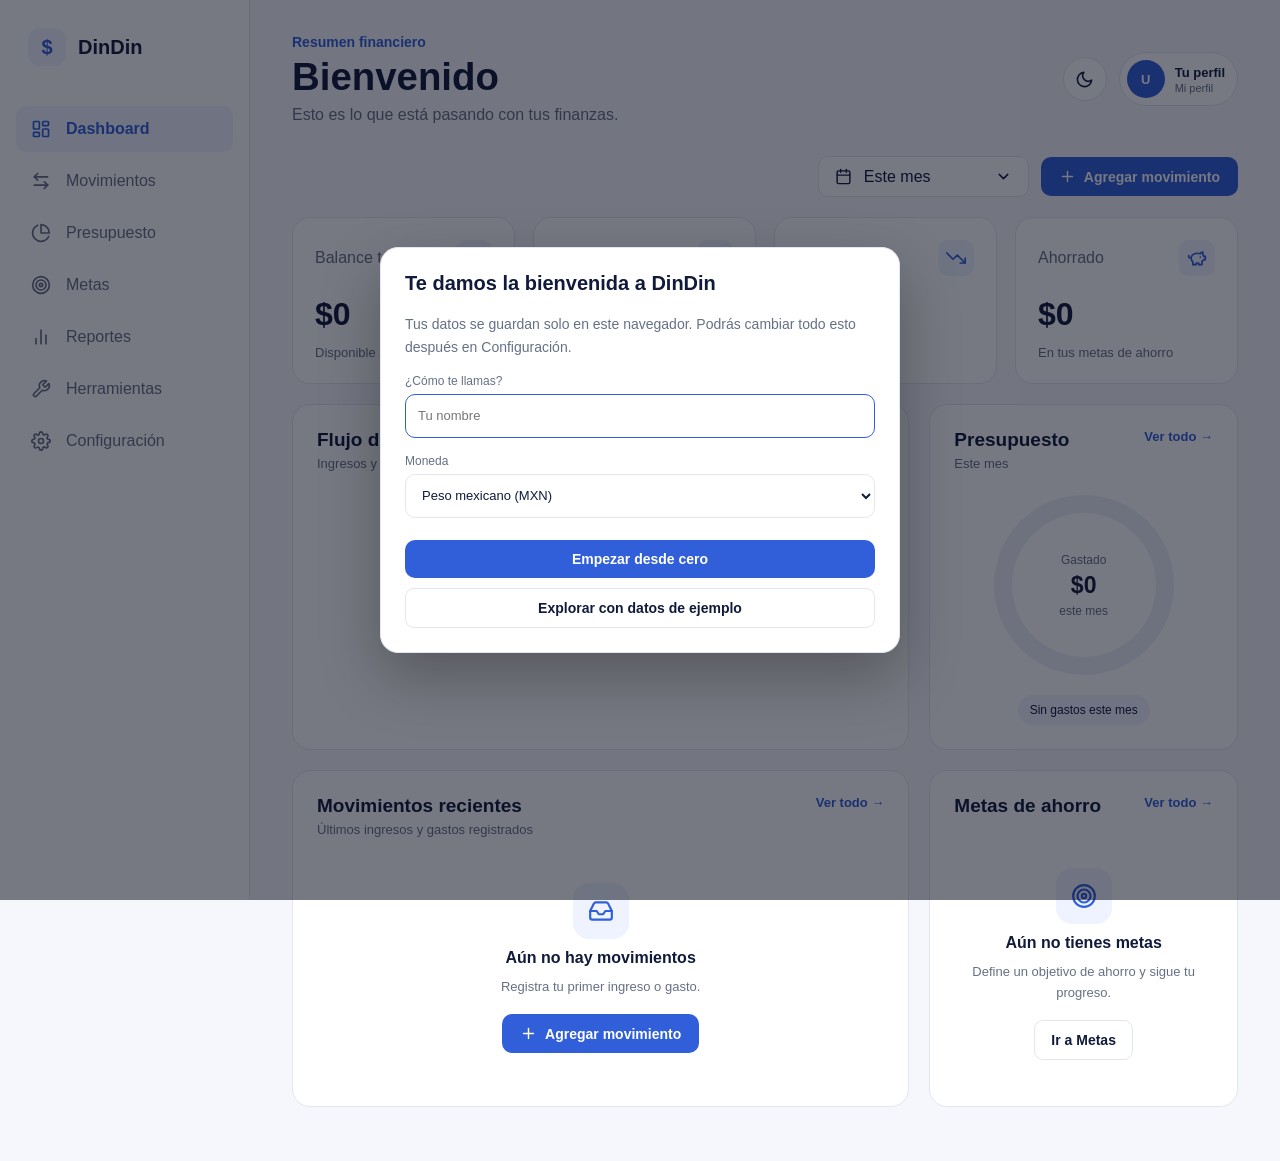
<file: index.html>
<!DOCTYPE html>
<html lang="es">
<head>
    <meta charset="UTF-8">
    <meta name="viewport" content="width=device-width, initial-scale=1.0">
    <title>DinDin | Tus finanzas personales</title>
    <link rel="stylesheet" href="css/styles.css">
    <script src="js/icons.js"></script>
    <script src="js/theme.js"></script>
</head>
<body data-page="index" data-root="">
<div class="app">
    <aside class="sidebar" id="sidebar"></aside>
    <main class="main-content">
        <header class="topbar">
            <div>
                <p class="eyebrow">Resumen financiero</p>
                <h1 id="greeting">Bienvenido</h1>
                <p class="subtitle">Esto es lo que está pasando con tus finanzas.</p>
            </div>
            <div class="topbar-actions" id="topbar-actions"></div>
        </header>

        <section class="dashboard">

            <div class="dashboard-toolbar">
                <label class="date-selector">
                    <span data-icon="calendar"></span>
                    <select id="periodo" aria-label="Periodo de ingresos y gastos"></select>
                    <span data-icon="chevron-down"></span>
                </label>
                <a class="primary-button" href="pages/movimientos.html?nuevo=1"><span data-icon="plus"></span>Agregar movimiento</a>
            </div>

            <section class="financial-cards">
                <article class="financial-card">
                    <div class="card-header"><span>Balance total</span><span class="card-icon" data-icon="wallet"></span></div>
                    <strong class="amount" id="c-balance">$0</strong>
                    <span class="card-description">Disponible actualmente</span>
                </article>
                <article class="financial-card">
                    <div class="card-header"><span>Ingresos</span><span class="card-icon" data-icon="trending-up"></span></div>
                    <strong class="amount" id="c-ingresos">$0</strong>
                    <span class="card-description" id="d-ingresos">Este mes</span>
                </article>
                <article class="financial-card">
                    <div class="card-header"><span>Gastos</span><span class="card-icon" data-icon="trending-down"></span></div>
                    <strong class="amount" id="c-gastos">$0</strong>
                    <span class="card-description" id="d-gastos">Este mes</span>
                </article>
                <article class="financial-card">
                    <div class="card-header"><span>Ahorrado</span><span class="card-icon" data-icon="piggy-bank"></span></div>
                    <strong class="amount" id="c-ahorrado">$0</strong>
                    <span class="card-description">En tus metas de ahorro</span>
                </article>
            </section>

            <section class="dashboard-grid">
                <article class="panel money-flow">
                    <div class="panel-header">
                        <div><h2>Flujo de dinero</h2><p>Ingresos y gastos de los últimos 6 meses</p></div>
                    </div>
                    <div id="chart-box"></div>
                </article>

                <article class="panel budget-panel">
                    <div class="panel-header">
                        <div><h2>Presupuesto</h2><p>Este mes</p></div>
                        <a href="pages/presupuesto.html">Ver todo →</a>
                    </div>
                    <div class="budget-circle ring" id="budget-ring"></div>
                    <div class="budget-categories" id="budget-chips"></div>
                </article>
            </section>

            <section class="dashboard-grid bottom-grid">
                <article class="panel transactions-panel">
                    <div class="panel-header">
                        <div><h2>Movimientos recientes</h2><p>Últimos ingresos y gastos registrados</p></div>
                        <a href="pages/movimientos.html">Ver todo →</a>
                    </div>
                    <div class="transactions" id="recent"></div>
                </article>

                <article class="panel goals-panel">
                    <div class="panel-header">
                        <h2>Metas de ahorro</h2>
                        <a href="pages/metas.html">Ver todo →</a>
                    </div>
                    <div id="goals"></div>
                </article>
            </section>

        </section>
    </main>
</div>

<script src="js/store.js"></script>
<script src="js/ui.js"></script>
<script src="js/layout.js"></script>
<script src="js/dashboard.js"></script>
</body>
</html>
</file>
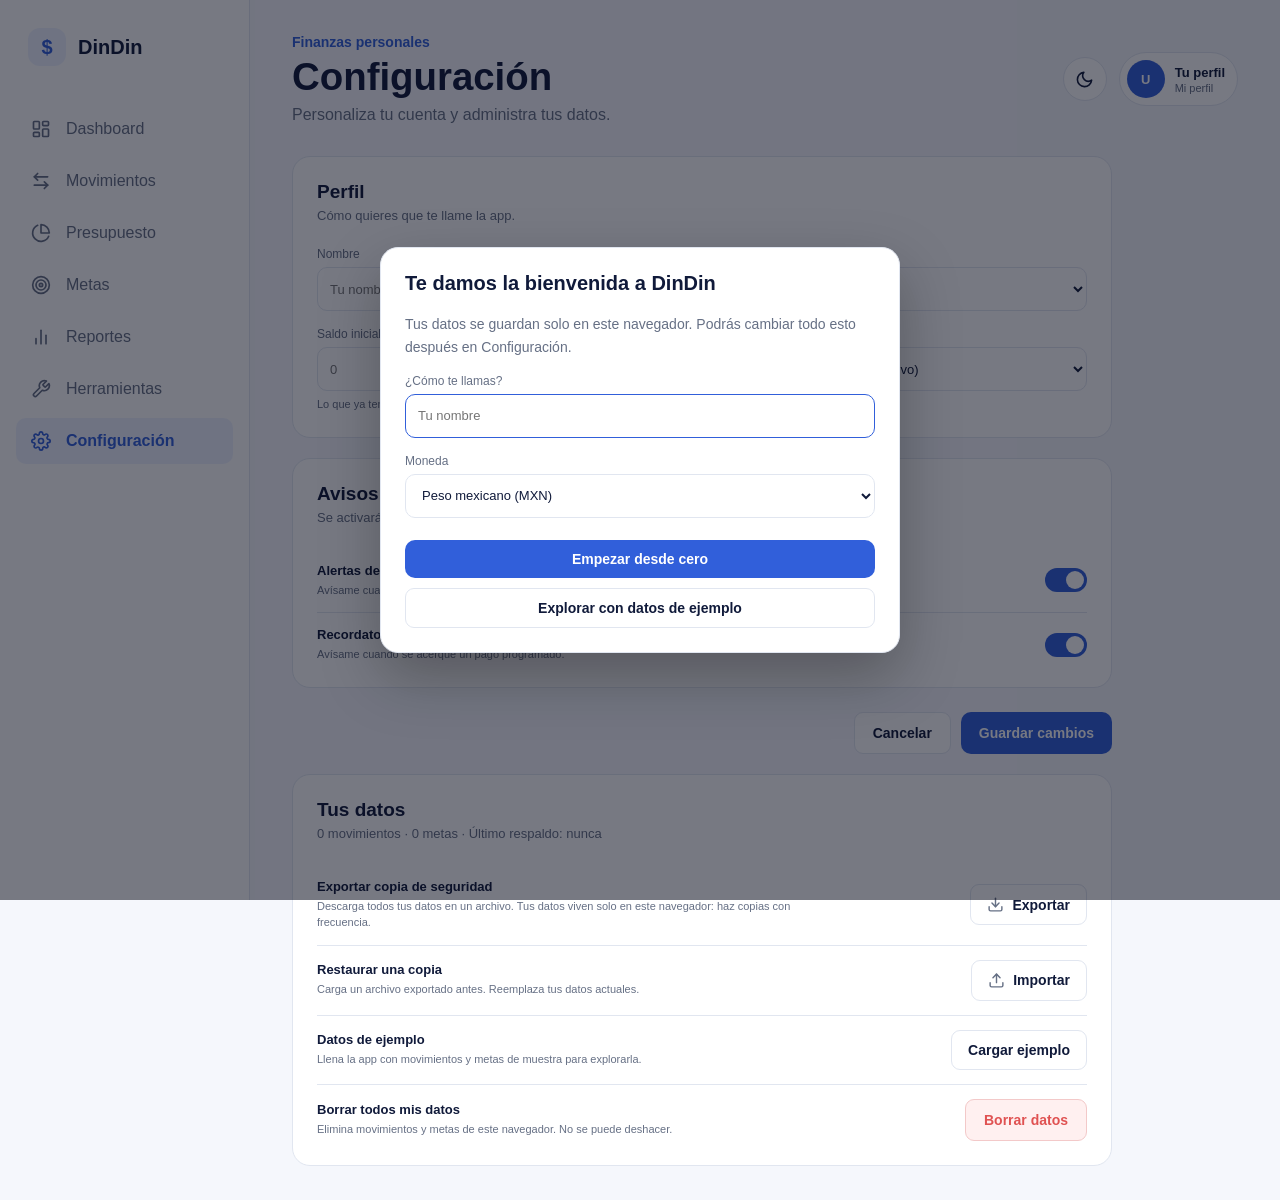
<file: pages/configuracion.html>
<!DOCTYPE html>
<html lang="es">
<head>
    <meta charset="UTF-8">
    <meta name="viewport" content="width=device-width, initial-scale=1.0">
    <title>Configuración | DinDin</title>
    <link rel="stylesheet" href="../css/styles.css">
    <script src="../js/icons.js"></script>
    <script src="../js/theme.js"></script>
</head>
<body data-page="configuracion" data-root="../">
<div class="app">
    <aside class="sidebar" id="sidebar"></aside>
    <main class="main-content">
        <header class="topbar">
            <div>
                <p class="eyebrow">Finanzas personales</p>
                <h1>Configuración</h1>
                <p class="subtitle">Personaliza tu cuenta y administra tus datos.</p>
            </div>
            <div class="topbar-actions" id="topbar-actions"></div>
        </header>

        <div class="settings-stack">

            <div class="notice warning" id="storage-warning" hidden>
                Tu navegador no permite guardar datos en este momento (por ejemplo, en modo privado). Lo que registres se perderá al cerrar la página.
            </div>

            <form id="cfg-form" class="settings-stack" novalidate>
                <article class="panel">
                    <div class="panel-header"><div><h2>Perfil</h2><p>Cómo quieres que te llame la app.</p></div></div>
                    <div class="form-grid">
                        <label class="field">Nombre<input id="c-nombre" type="text" maxlength="40" autocomplete="given-name" placeholder="Tu nombre"></label>
                        <label class="field">Moneda
                            <select id="c-moneda">
                                <option value="MXN">Peso mexicano (MXN)</option>
                                <option value="USD">Dólar estadounidense (USD)</option>
                                <option value="EUR">Euro (EUR)</option>
                            </select>
                        </label>
                        <label class="field">Saldo inicial (opcional)
                            <input id="c-saldo" type="number" step="0.01" inputmode="decimal" placeholder="0">
                            <small class="field-hint">Lo que ya tenías antes de empezar a registrar. Se suma al balance total.</small>
                            <span class="field-error" id="c-error-saldo"></span>
                        </label>
                        <label class="field">Apariencia
                            <select id="c-tema">
                                <option value="system">Automática (según tu dispositivo)</option>
                                <option value="light">Clara</option>
                                <option value="dark">Oscura</option>
                            </select>
                        </label>
                    </div>
                </article>

                <article class="panel">
                    <div class="panel-header"><div><h2>Avisos</h2><p>Se activarán al configurar tu presupuesto y tus pagos.</p></div></div>
                    <div class="toggle-row"><div><strong>Alertas de presupuesto</strong><span>Avísame cuando una categoría llegue al 80% de su límite.</span></div><label class="switch"><input type="checkbox" id="n-presupuesto" aria-label="Alertas de presupuesto"><i></i></label></div>
                    <div class="toggle-row"><div><strong>Recordatorio de pagos</strong><span>Avísame cuando se acerque un pago programado.</span></div><label class="switch"><input type="checkbox" id="n-pagos" aria-label="Recordatorio de pagos"><i></i></label></div>
                </article>

                <div class="settings-actions">
                    <button type="button" class="secondary-button" id="c-cancelar">Cancelar</button>
                    <button type="submit" class="primary-button">Guardar cambios</button>
                </div>
            </form>

            <article class="panel">
                <div class="panel-header"><div><h2>Tus datos</h2><p id="data-status">—</p></div></div>
                <div class="toggle-row stack-mobile"><div><strong>Exportar copia de seguridad</strong><span>Descarga todos tus datos en un archivo. Tus datos viven solo en este navegador: haz copias con frecuencia.</span></div><button type="button" class="secondary-button inline" id="btn-exportar"><span data-icon="download"></span>Exportar</button></div>
                <div class="toggle-row stack-mobile"><div><strong>Restaurar una copia</strong><span>Carga un archivo exportado antes. Reemplaza tus datos actuales.</span></div><button type="button" class="secondary-button inline" id="btn-importar"><span data-icon="upload"></span>Importar</button><input type="file" id="file-importar" accept="application/json,.json" hidden></div>
                <div class="toggle-row stack-mobile"><div><strong>Datos de ejemplo</strong><span>Llena la app con movimientos y metas de muestra para explorarla.</span></div><button type="button" class="secondary-button inline" id="btn-demo">Cargar ejemplo</button></div>
                <div class="toggle-row stack-mobile"><div><strong>Borrar todos mis datos</strong><span>Elimina movimientos y metas de este navegador. No se puede deshacer.</span></div><button type="button" class="danger-button" id="btn-borrar">Borrar datos</button></div>
            </article>

        </div>
    </main>
</div>

<script src="../js/store.js"></script>
<script src="../js/ui.js"></script>
<script src="../js/layout.js"></script>
<script src="../js/configuracion.js"></script>
</body>
</html>
</file>
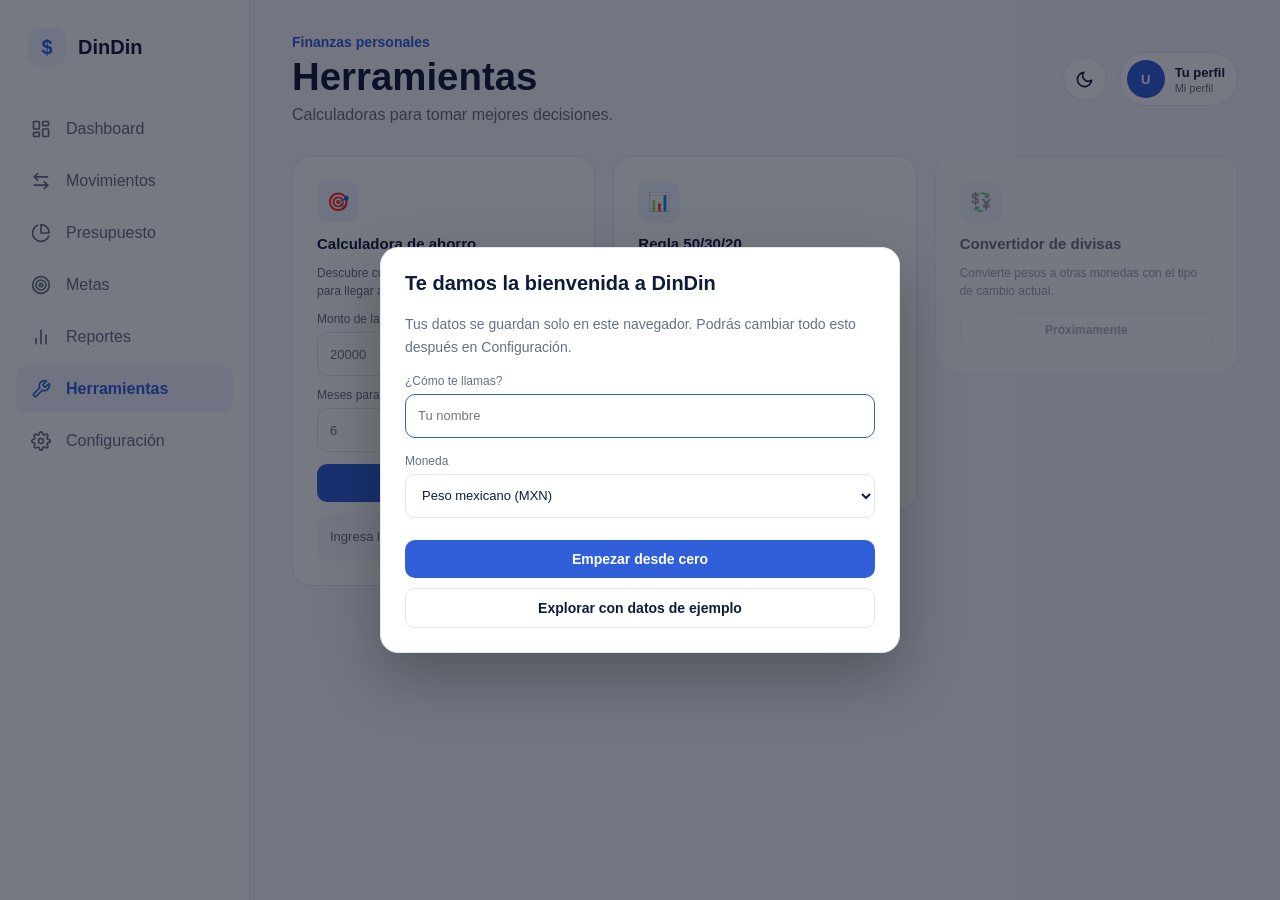
<file: pages/herramientas.html>
<!DOCTYPE html>
<html lang="es">
<head>
    <meta charset="UTF-8">
    <meta name="viewport" content="width=device-width, initial-scale=1.0">
    <title>Herramientas | DinDin</title>
    <link rel="stylesheet" href="../css/styles.css">
    <script src="../js/icons.js"></script>
    <script src="../js/theme.js"></script>
</head>
<body data-page="herramientas" data-root="../">
<div class="app">
    <aside class="sidebar" id="sidebar"></aside>
    <main class="main-content">
        <header class="topbar">
            <div>
                <p class="eyebrow">Finanzas personales</p>
                <h1>Herramientas</h1>
                <p class="subtitle">Calculadoras para tomar mejores decisiones.</p>
            </div>
            <div class="topbar-actions" id="topbar-actions"></div>
        </header>

        <section class="tools-grid">
            <article class="panel tool-card">
                <div class="budget-category-icon">🎯</div>
                <h3>Calculadora de ahorro</h3>
                <p>Descubre cuánto necesitas ahorrar cada mes para llegar a tu meta.</p>
                <label class="field">Monto de la meta<input type="number" id="meta" min="0" placeholder="20000"></label>
                <label class="field">Meses para lograrla<input type="number" id="meses" min="1" placeholder="6"></label>
                <button class="primary-button" onclick="calcAhorro()">Calcular</button>
                <div class="result-box" id="res-ahorro">Ingresa los datos para ver el resultado.</div>
            </article>
            <article class="panel tool-card">
                <div class="budget-category-icon">📊</div>
                <h3>Regla 50/30/20</h3>
                <p>Divide tu ingreso mensual en necesidades, gustos y ahorro.</p>
                <label class="field">Ingreso mensual<input type="number" id="ingreso" min="0" placeholder="22700"></label>
                <button class="primary-button" onclick="calc503020()">Calcular</button>
                <div class="result-box" id="res-503020">Ingresa tu ingreso para ver el reparto.</div>
            </article>
            <article class="panel tool-card disabled">
                <div class="budget-category-icon">💱</div>
                <h3>Convertidor de divisas</h3>
                <p>Convierte pesos a otras monedas con el tipo de cambio actual.</p>
                <button class="secondary-button" disabled>Próximamente</button>
            </article>
        </section>
        <script>
        const fmt=n=>'$'+Math.round(n).toLocaleString('es-MX');
        function calcAhorro(){
            const m=+document.getElementById('meta').value,t=+document.getElementById('meses').value;
            document.getElementById('res-ahorro').textContent=(m>0&&t>0)?'Debes ahorrar '+fmt(m/t)+' al mes.':'Escribe un monto y un número de meses válidos.';
        }
        function calc503020(){
            const i=+document.getElementById('ingreso').value;
            document.getElementById('res-503020').innerHTML=i>0?'Necesidades: <b>'+fmt(i*.5)+'</b><br>Gustos: <b>'+fmt(i*.3)+'</b><br>Ahorro: <b>'+fmt(i*.2)+'</b>':'Escribe un ingreso válido.';
        }
        </script>
    </main>
</div>
<script src="../js/store.js"></script>
<script src="../js/ui.js"></script>
<script src="../js/layout.js"></script>
</body>
</html>
</file>
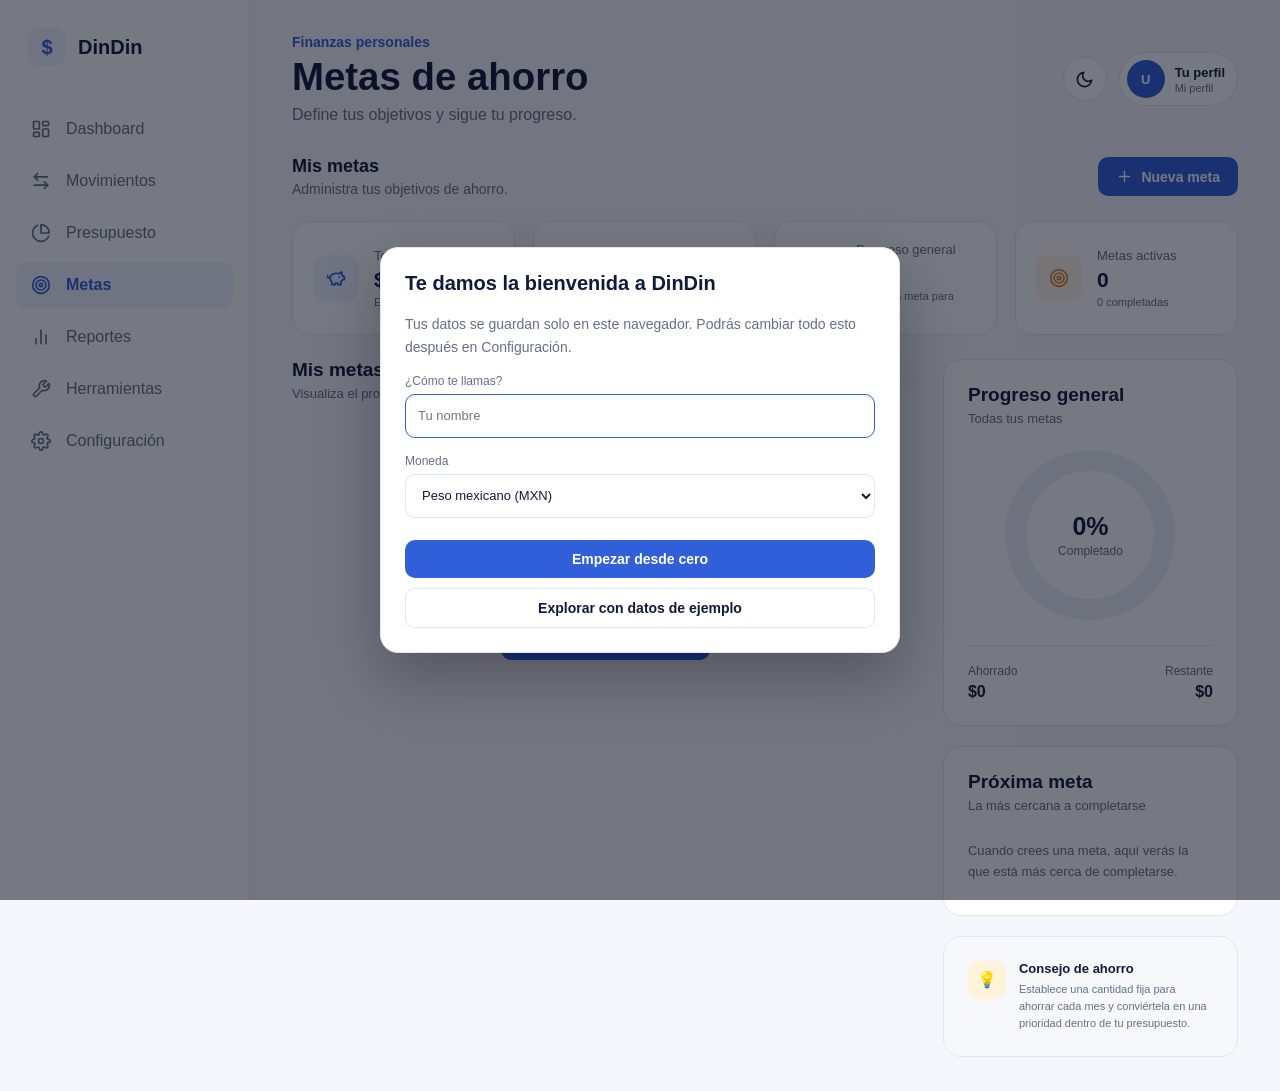
<file: pages/metas.html>
<!DOCTYPE html>
<html lang="es">
<head>
    <meta charset="UTF-8">
    <meta name="viewport" content="width=device-width, initial-scale=1.0">
    <title>Metas | DinDin</title>
    <link rel="stylesheet" href="../css/styles.css">
    <script src="../js/icons.js"></script>
    <script src="../js/theme.js"></script>
</head>
<body data-page="metas" data-root="../">
<div class="app">
    <aside class="sidebar" id="sidebar"></aside>
    <main class="main-content">
        <header class="topbar">
            <div>

                <p class="eyebrow">Finanzas personales</p>
                <h1>Metas de ahorro</h1>
                <p class="subtitle">Define tus objetivos y sigue tu progreso.</p>
            </div>
            <div class="topbar-actions" id="topbar-actions"></div>
        </header>

        <div class="goals-toolbar">
            <div>
                <span class="toolbar-label">Mis metas</span>
                <p>Administra tus objetivos de ahorro.</p>
            </div>
            <button type="button" class="primary-button" id="btn-nueva"><span data-icon="plus"></span>Nueva meta</button>
        </div>

        <section class="goals-summary">
            <article class="goals-summary-card">
                <div class="summary-card-icon blue" data-icon="piggy-bank"></div>
                <div><span>Total ahorrado</span><strong id="m-ahorrado">0</strong><small id="m-ahorrado-d">En todas tus metas</small></div>
            </article>
            <article class="goals-summary-card">
                <div class="summary-card-icon purple" data-icon="flag"></div>
                <div><span>Objetivo total</span><strong id="m-objetivo">0</strong><small id="m-objetivo-d">De todas tus metas</small></div>
            </article>
            <article class="goals-summary-card">
                <div class="summary-card-icon green" data-icon="trending-up"></div>
                <div><span>Progreso general</span><strong id="m-pct">0</strong><small id="m-pct-d"></small></div>
            </article>
            <article class="goals-summary-card">
                <div class="summary-card-icon orange" data-icon="target"></div>
                <div><span>Metas activas</span><strong id="m-activas">0</strong><small id="m-activas-d"></small></div>
            </article>
        </section>

        <section class="goals-layout">

            <div class="goals-main">
                <div class="panel-header">
                    <div><h2>Mis metas</h2><p>Visualiza el progreso de tus objetivos.</p></div>
                    <div class="segmented filter" role="radiogroup" aria-label="Filtrar metas">
                        <label><input type="radio" name="filtro" value="todas" checked><span>Todas</span></label>
                        <label><input type="radio" name="filtro" value="activas"><span>Activas</span></label>
                        <label><input type="radio" name="filtro" value="completadas"><span>Completadas</span></label>
                    </div>
                </div>
                <div class="goals-list" id="m-lista"></div>
            </div>

            <aside class="goals-side-column">
                <div class="panel goal-overview">
                    <div class="panel-header"><div><h2>Progreso general</h2><p>Todas tus metas</p></div></div>
                    <div class="goal-circle" id="m-circle">
                        <div class="goal-circle-inner"><strong id="m-circle-pct">0%</strong><span>Completado</span></div>
                    </div>
                    <div class="goal-overview-stats">
                        <div><span>Ahorrado</span><strong id="m-ov-ahorrado">$0</strong></div>
                        <div><span>Restante</span><strong id="m-ov-restante">$0</strong></div>
                    </div>
                </div>

                <div class="panel next-goal">
                    <div class="panel-header"><div><h2>Próxima meta</h2><p>La más cercana a completarse</p></div></div>
                    <div id="m-next"></div>
                </div>

                <div class="panel saving-tip">
                    <div class="tip-icon">💡</div>
                    <div><h3>Consejo de ahorro</h3><p id="m-tip"></p></div>
                </div>
            </aside>

        </section>
    </main>
</div>
<script src="../js/store.js"></script>
<script src="../js/ui.js"></script>
<script src="../js/layout.js"></script>
<script src="../js/metas.js"></script>
</body>
</html>
</file>
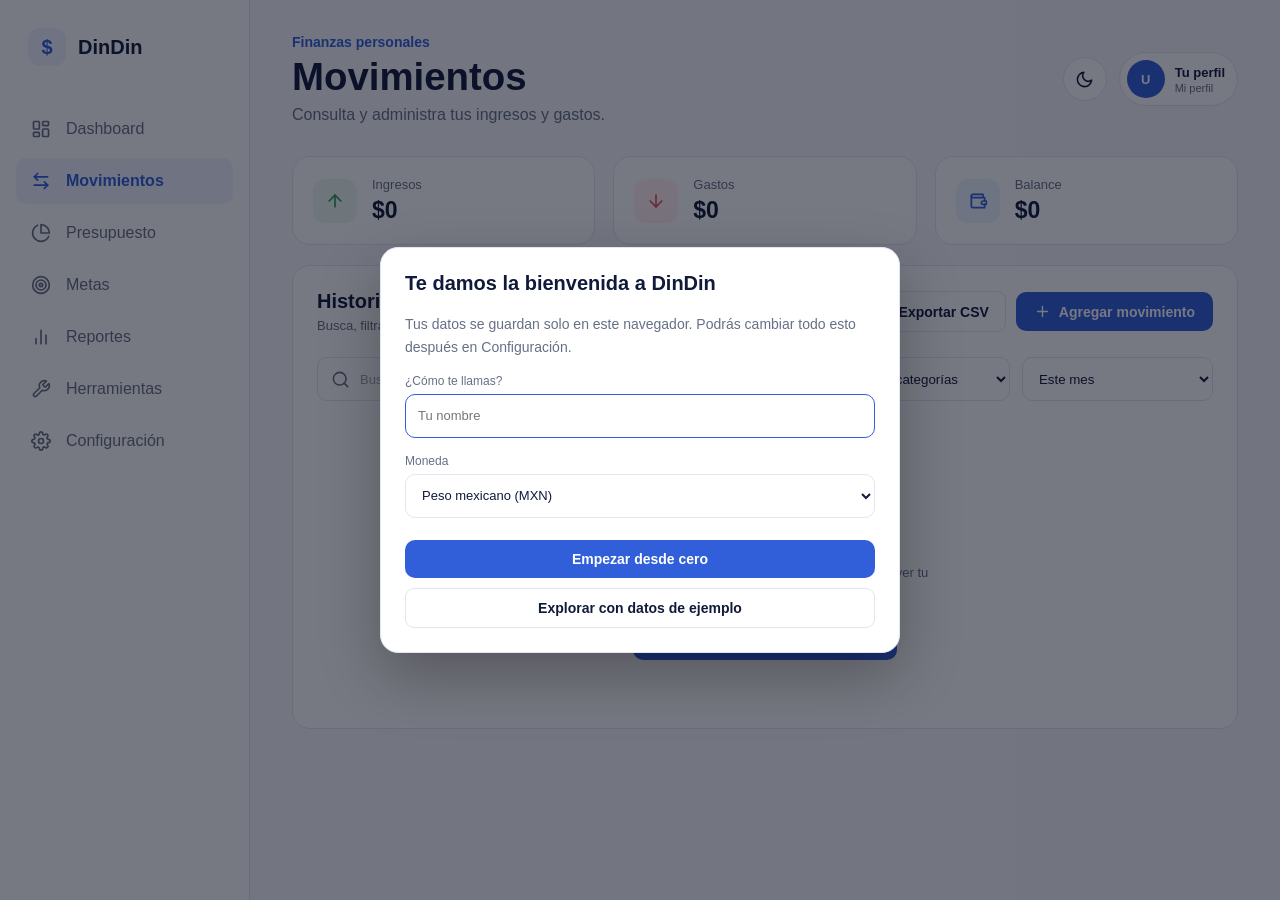
<file: pages/movimientos.html>
<!DOCTYPE html>
<html lang="es">
<head>
    <meta charset="UTF-8">
    <meta name="viewport" content="width=device-width, initial-scale=1.0">
    <title>Movimientos | DinDin</title>
    <link rel="stylesheet" href="../css/styles.css">
    <script src="../js/icons.js"></script>
    <script src="../js/theme.js"></script>
</head>
<body data-page="movimientos" data-root="../">
<div class="app">
    <aside class="sidebar" id="sidebar"></aside>
    <main class="main-content">
        <header class="topbar">
            <div>
                <p class="eyebrow">Finanzas personales</p>
                <h1>Movimientos</h1>
                <p class="subtitle">Consulta y administra tus ingresos y gastos.</p>
            </div>
            <div class="topbar-actions" id="topbar-actions"></div>
        </header>

        <section class="movement-summary">
            <article class="summary-card">
                <div class="summary-icon income-icon" data-icon="arrow-up"></div>
                <div><span>Ingresos</span><strong id="s-ingresos">$0</strong></div>
            </article>
            <article class="summary-card">
                <div class="summary-icon expense-icon" data-icon="arrow-down"></div>
                <div><span>Gastos</span><strong id="s-gastos">$0</strong></div>
            </article>
            <article class="summary-card">
                <div class="summary-icon balance-icon" data-icon="wallet"></div>
                <div><span>Balance</span><strong id="s-balance">$0</strong></div>
            </article>
        </section>

        <section class="panel movements-panel">

            <div class="movements-toolbar">
                <div>
                    <h2>Historial de movimientos</h2>
                    <p>Busca, filtra y administra tus ingresos y gastos.</p>
                </div>
                <div class="toolbar-buttons">
                    <button type="button" class="secondary-button inline" data-act="csv"><span data-icon="download"></span>Exportar CSV</button>
                    <button type="button" class="primary-button" data-act="nuevo"><span data-icon="plus"></span>Agregar movimiento</button>
                </div>
            </div>

            <div class="filters">
                <div class="search-box">
                    <span data-icon="search"></span>
                    <input id="f-q" type="text" placeholder="Buscar movimiento..." aria-label="Buscar movimiento" autocomplete="off">
                </div>
                <select id="f-tipo" aria-label="Tipo de movimiento">
                    <option value="">Todos los movimientos</option>
                    <option value="ingreso">Ingresos</option>
                    <option value="gasto">Gastos</option>
                </select>
                <select id="f-cat" aria-label="Categoría"></select>
                <select id="f-periodo" aria-label="Periodo"></select>
            </div>

            <div class="table-container" id="mov-table">
                <table class="transactions-table">
                    <thead>
                        <tr>
                            <th>Fecha</th><th>Descripción</th><th>Categoría</th><th>Tipo</th><th>Método</th><th>Monto</th>
                            <th><span class="sr-only">Acciones</span></th>
                        </tr>
                    </thead>
                    <tbody id="mov-body"></tbody>
                </table>
            </div>

            <div id="mov-empty" hidden></div>

            <div class="pagination" id="mov-footer">
                <span id="mov-info"></span>
                <div class="pagination-buttons" id="mov-pages"></div>
            </div>

        </section>
    </main>
</div>

<script src="../js/store.js"></script>
<script src="../js/ui.js"></script>
<script src="../js/layout.js"></script>
<script src="../js/movimientos.js"></script>
</body>
</html>
</file>
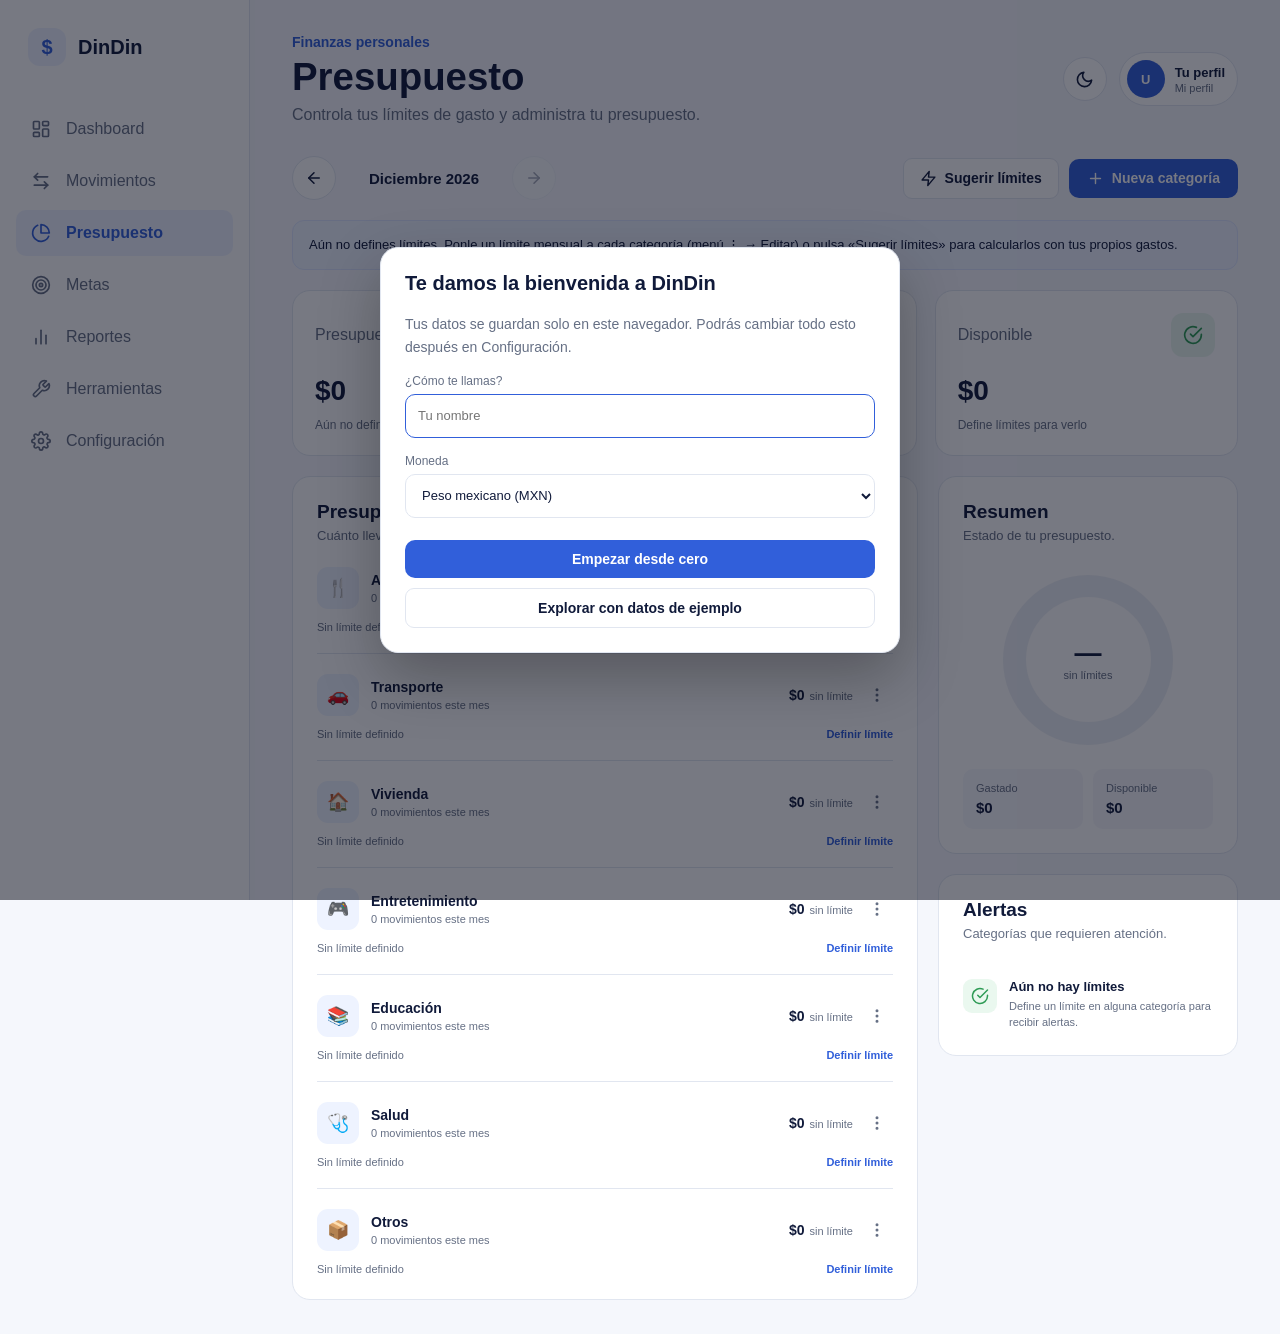
<file: pages/presupuesto.html>
<!DOCTYPE html>
<html lang="es">
<head>
    <meta charset="UTF-8">
    <meta name="viewport" content="width=device-width, initial-scale=1.0">
    <title>Presupuesto | DinDin</title>
    <link rel="stylesheet" href="../css/styles.css">
    <script src="../js/icons.js"></script>
    <script src="../js/theme.js"></script>
</head>
<body data-page="presupuesto" data-root="../">
<div class="app">
    <aside class="sidebar" id="sidebar"></aside>
    <main class="main-content">
        <header class="topbar">
            <div>

                    <p class="eyebrow">Finanzas personales</p>

                    <h1>Presupuesto</h1>

                    <p class="subtitle">
                        Controla tus límites de gasto y administra tu presupuesto.
                    </p>
            </div>
            <div class="topbar-actions" id="topbar-actions"></div>
        </header>

        <div class="budget-toolbar">
            <div class="month-nav" role="group" aria-label="Mes del presupuesto">
                <button type="button" class="icon-button" id="mes-prev" data-icon="arrow-left" aria-label="Mes anterior"></button>
                <strong id="mes-label">—</strong>
                <button type="button" class="icon-button" id="mes-next" data-icon="arrow-right" aria-label="Mes siguiente"></button>
            </div>
            <div class="toolbar-buttons">
                <button type="button" class="secondary-button inline" id="btn-sugerir"><span data-icon="zap"></span>Sugerir límites</button>
                <button type="button" class="primary-button" id="btn-nueva-cat"><span data-icon="plus"></span>Nueva categoría</button>
            </div>
        </div>

        <div class="notice info" id="p-hint" hidden>
            Aún no defines límites. Ponle un límite mensual a cada categoría (menú ⋮ → Editar) o pulsa «Sugerir límites» para calcularlos con tus propios gastos.
        </div>

        <section class="budget-summary">
            <article class="budget-summary-card">
                <div class="budget-summary-top"><span>Presupuesto total</span><div class="summary-icon balance-icon" data-icon="wallet"></div></div>
                <strong id="p-total">$0</strong>
                <span id="p-total-d"></span>
            </article>
            <article class="budget-summary-card">
                <div class="budget-summary-top"><span>Total gastado</span><div class="summary-icon expense-icon" data-icon="trending-down"></div></div>
                <strong id="p-gastado">$0</strong>
                <span id="p-gastado-d"></span>
            </article>
            <article class="budget-summary-card">
                <div class="budget-summary-top"><span>Disponible</span><div class="summary-icon income-icon" data-icon="check-circle"></div></div>
                <strong id="p-disp">$0</strong>
                <span id="p-disp-d"></span>
            </article>
        </section>

        <section class="budget-layout">

            <article class="panel category-budget-panel">
                <div class="panel-header">
                    <div>
                        <h2>Presupuesto por categoría</h2>
                        <p>Cuánto llevas gastado frente a tu límite. Los límites aplican igual a todos los meses.</p>
                    </div>
                </div>
                <div class="budget-list" id="p-lista"></div>
            </article>

            <div class="budget-side-column">
                <article class="panel budget-overview-panel">
                    <div class="panel-header"><div><h2>Resumen</h2><p>Estado de tu presupuesto.</p></div></div>
                    <div class="budget-overview-chart"><div class="budget-donut" id="p-donut"></div></div>
                    <div class="budget-overview-stats">
                        <div><span>Gastado</span><strong id="s-gastado">$0</strong></div>
                        <div><span id="s-disp-label">Disponible</span><strong id="s-disp">$0</strong></div>
                    </div>
                    <p class="side-note" id="s-extra" hidden></p>
                </article>

                <article class="panel budget-alerts-panel">
                    <div class="panel-header"><div><h2>Alertas</h2><p>Categorías que requieren atención.</p></div></div>
                    <div id="p-alertas"></div>
                </article>
            </div>

        </section>
    </main>
</div>
<script src="../js/store.js"></script>
<script src="../js/ui.js"></script>
<script src="../js/layout.js"></script>
<script src="../js/presupuesto.js"></script>
</body>
</html>
</file>
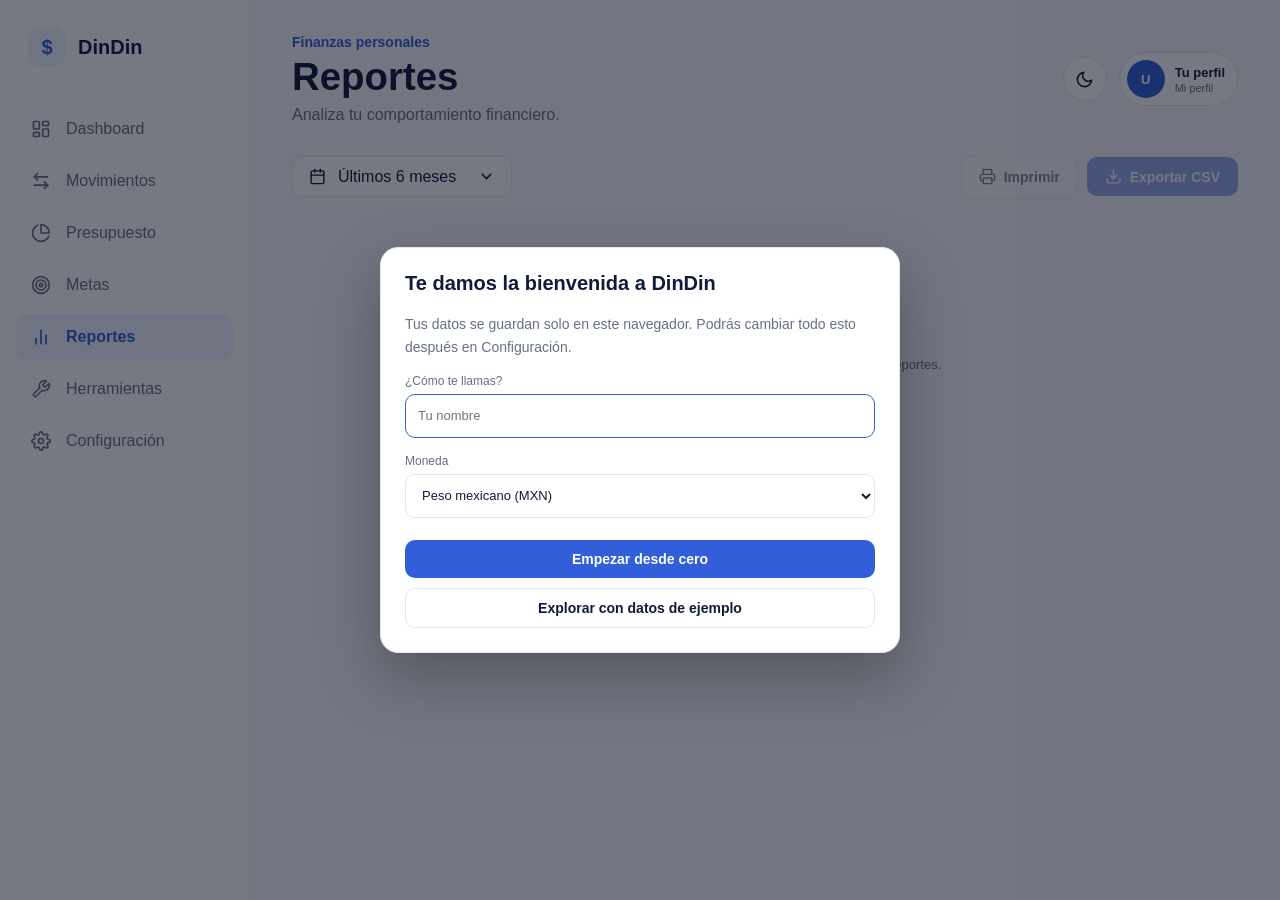
<file: pages/reportes.html>
<!DOCTYPE html>
<html lang="es">
<head>
    <meta charset="UTF-8">
    <meta name="viewport" content="width=device-width, initial-scale=1.0">
    <title>Reportes | DinDin</title>
    <link rel="stylesheet" href="../css/styles.css">
    <script src="../js/icons.js"></script>
    <script src="../js/theme.js"></script>
</head>
<body data-page="reportes" data-root="../">
<div class="app">
    <aside class="sidebar" id="sidebar"></aside>
    <main class="main-content">
        <header class="topbar">
            <div>

                <p class="eyebrow">Finanzas personales</p>
                <h1>Reportes</h1>
                <p class="subtitle">Analiza tu comportamiento financiero.</p>
            </div>
            <div class="topbar-actions" id="topbar-actions"></div>
        </header>

        <div class="page-toolbar">
            <label class="date-selector">
                <span data-icon="calendar"></span>
                <select id="r-periodo" aria-label="Periodo del reporte"></select>
                <span data-icon="chevron-down"></span>
            </label>
            <div class="toolbar-buttons">
                <button type="button" class="secondary-button inline" id="btn-imprimir"><span data-icon="printer"></span>Imprimir</button>
                <button type="button" class="primary-button" id="btn-exportar"><span data-icon="download"></span>Exportar CSV</button>
            </div>
        </div>

        <div id="r-empty" hidden></div>

        <div id="r-content">
            <p class="print-only" id="r-print"></p>

            <section class="budget-summary">
            <article class="budget-summary-card">
                <div class="budget-summary-top"><span>Ingresos</span><div class="summary-icon income-icon" data-icon="trending-up"></div></div>
                <strong id="r-ing">$0</strong>
                <span id="r-ing-d"></span>
            </article>
            <article class="budget-summary-card">
                <div class="budget-summary-top"><span>Gastos</span><div class="summary-icon expense-icon" data-icon="trending-down"></div></div>
                <strong id="r-gas">$0</strong>
                <span id="r-gas-d"></span>
            </article>
            <article class="budget-summary-card">
                <div class="budget-summary-top"><span>Ahorro neto</span><div class="summary-icon balance-icon" data-icon="piggy-bank"></div></div>
                <strong id="r-aho">$0</strong>
                <span id="r-aho-d"></span>
            </article>
            </section>

            <section class="budget-layout">
                <article class="panel">
                    <div class="panel-header">
                        <div><h2>Ingresos vs gastos</h2><p id="r-chart-sub"></p></div>
                        <div class="legend"><span><i></i>Ingresos</span><span><i class="alt"></i>Gastos</span></div>
                    </div>
                    <div id="r-chart"></div>
                </article>

                <article class="panel">
                    <div class="panel-header"><div><h2>Gastos por categoría</h2><p id="r-cat-sub"></p></div></div>
                    <div class="budget-list" id="r-cats"></div>
                </article>
            </section>

            <section class="budget-layout report-row">
                <article class="panel">
                    <div class="panel-header"><div><h2>Mayores gastos</h2><p>Los 5 gastos más grandes del periodo.</p></div></div>
                    <div class="transactions" id="r-top"></div>
                </article>

                <div class="budget-side-column">
                    <article class="panel">
                        <div class="panel-header"><div><h2>Ingresos por categoría</h2><p>De dónde viene tu dinero.</p></div></div>
                        <div class="budget-list" id="r-ing-cats"></div>
                    </article>

                    <article class="panel">
                        <div class="panel-header"><div><h2>Lo más destacado</h2><p>Observaciones sobre este periodo.</p></div></div>
                        <div id="r-insights"></div>
                    </article>
                </div>
            </section>
        </div>

    </main>
</div>
<script src="../js/store.js"></script>
<script src="../js/ui.js"></script>
<script src="../js/layout.js"></script>
<script src="../js/reportes.js"></script>
</body>
</html>
</file>
<file: css/styles.css>
/* ========================================
   VARIABLES
======================================== */

:root {
    color-scheme: light;

    --primary: #315fda;
    --primary-solid: #315fda;
    --primary-light: #eef3ff;
    --primary-soft: #dce5ff;
    --bar-alt: #b9c8f5;

    --background: #f5f7fc;
    --surface: #ffffff;
    --surface-alt: #f7f8fc;

    --text: #101a3a;
    --text-secondary: #667085;
    --border: #e1e6f0;
    --track: #edf0f6;
    --chip: #f1f4fa;
    --placeholder: #9aa3b2;
    --switch-off: #d5dbe8;

    --success: #2e9b55;
    --success-light: #eaf8ef;
    --danger: #e05252;
    --danger-light: #fff0f0;
    --danger-border: #f3c9c9;
    --warning: #e4a83f;
    --warning-text: #c4861d;
    --warning-light: #fff4df;
    --tip-bg: #fff4d9;
    --purple: #7657d8;
    --purple-light: #f1edff;
    --orange: #d98725;
    --orange-light: #fff4e7;

    --radius: 18px;
}

:root[data-theme="dark"] {
    color-scheme: dark;

    --primary: #8aa8ff;
    --primary-solid: #3d68e0;
    --primary-light: #1e2a4d;
    --primary-soft: #2a3a68;
    --bar-alt: #5d6f9e;

    --background: #0d1220;
    --surface: #151c30;
    --surface-alt: #1a2238;

    --text: #e8ecf7;
    --text-secondary: #98a2b8;
    --border: #263049;
    --track: #263049;
    --chip: #212a42;
    --placeholder: #6b7590;
    --switch-off: #3a4560;

    --success: #4fc27a;
    --success-light: #15332a;
    --danger: #f07a7a;
    --danger-light: #3a1d26;
    --danger-border: #5a2a35;
    --warning: #e4a83f;
    --warning-text: #e4a83f;
    --warning-light: #3a2f16;
    --tip-bg: #3a3116;
    --purple: #a58df0;
    --purple-light: #2a2350;
    --orange: #f0a94a;
    --orange-light: #3a2c16;
}


/* ========================================
   RESET
======================================== */

* {
    margin: 0;
    padding: 0;
    box-sizing: border-box;
}

html {
    scroll-behavior: smooth;
}

body {
    font-family: Arial, Helvetica, sans-serif;
    background: var(--background);
    color: var(--text);
}

button,
a {
    font: inherit;
}

button {
    border: none;
    background: none;
    cursor: pointer;
}

a {
    text-decoration: none;
    color: inherit;
}


/* ========================================
   APP LAYOUT
======================================== */

.app {
    display: flex;
    min-height: 100vh;
}


/* ========================================
   SIDEBAR
======================================== */

.sidebar {
    width: 250px;
    min-height: 100vh;

    background: var(--surface);

    border-right: 1px solid var(--border);

    display: flex;
    flex-direction: column;

    padding: 28px 16px;

    position: sticky;
    top: 0;
    height: 100vh;
    overflow-y: auto;
}


/* BRAND */

.brand {
    display: flex;
    align-items: center;
    gap: 12px;

    padding: 0 12px;
    margin-bottom: 40px;

    font-size: 20px;
    font-weight: 700;
}

.brand-icon {
    width: 38px;
    height: 38px;

    display: grid;
    place-items: center;

    background: var(--primary-light);
    color: var(--primary);

    border-radius: 12px;

    font-weight: 700;
}


/* NAVIGATION */

.navigation {
    display: flex;
    flex-direction: column;
    gap: 6px;
}

.nav-item {
    display: flex;
    align-items: center;
    gap: 14px;

    padding: 13px 14px;

    border-radius: 10px;

    color: var(--text-secondary);

    transition: 0.2s ease;
}

.nav-item:hover {
    background: var(--primary-light);
    color: var(--primary);
}

.nav-item.active {
    background: var(--primary-light);
    color: var(--primary);
    font-weight: 600;
}

.nav-icon {
    width: 22px;
    text-align: center;
    font-size: 18px;
}

.sidebar-bottom {
    margin-top: auto;
}


/* ========================================
   MAIN CONTENT
======================================== */

.main-content {
    flex: 1;
    min-width: 0;

    padding: 34px 42px;
}


/* ========================================
   TOPBAR
======================================== */

.topbar {
    display: flex;
    align-items: center;
    justify-content: space-between;

    gap: 30px;

    margin-bottom: 32px;
}

.eyebrow {
    color: var(--primary);
    font-size: 14px;
    font-weight: 600;

    margin-bottom: 6px;
}

.topbar h1 {
    font-size: clamp(28px, 3vw, 40px);
    line-height: 1.1;

    margin-bottom: 8px;
}

.subtitle {
    color: var(--text-secondary);
}


.topbar-actions {
    display: flex;
    align-items: center;
    gap: 12px;
}

.icon-button {
    width: 44px;
    height: 44px;

    border: 1px solid var(--border);
    border-radius: 50%;

    background: var(--surface);

    color: var(--text);
}


.user-profile {
    display: flex;
    align-items: center;
    gap: 10px;

    padding: 7px 12px 7px 7px;

    background: var(--surface);

    border: 1px solid var(--border);

    border-radius: 30px;
}

.avatar {
    width: 38px;
    height: 38px;

    display: grid;
    place-items: center;

    border-radius: 50%;

    background: var(--primary-solid);
    color: white;

    font-size: 13px;
    font-weight: 700;
}

.user-info {
    display: flex;
    flex-direction: column;
    gap: 2px;
}

.user-info strong {
    font-size: 13px;
}

.user-info span {
    font-size: 11px;
    color: var(--text-secondary);
}


/* ========================================
   DASHBOARD TOOLBAR
======================================== */

.dashboard-toolbar {
    display: flex;
    justify-content: flex-end;

    margin-bottom: 20px;
}

.date-selector {
    display: flex;
    align-items: center;
    gap: 10px;

    padding: 11px 16px;

    background: var(--surface);

    border: 1px solid var(--border);

    border-radius: 10px;

    color: var(--text);

    font-weight: 500;
}


/* ========================================
   FINANCIAL CARDS
======================================== */

.financial-cards {
    display: grid;

    grid-template-columns: repeat(4, 1fr);

    gap: 18px;

    margin-bottom: 20px;
}

.financial-card {
    background: var(--surface);

    border: 1px solid var(--border);

    border-radius: var(--radius);

    padding: 22px;

    min-width: 0;
}

.card-header {
    display: flex;
    align-items: center;
    justify-content: space-between;

    color: var(--text-secondary);

    margin-bottom: 20px;
}

.card-icon {
    width: 36px;
    height: 36px;

    display: grid;
    place-items: center;

    background: var(--primary-light);

    color: var(--primary);

    border-radius: 10px;
}

.amount {
    display: block;

    font-size: clamp(24px, 2.5vw, 32px);

    margin-bottom: 10px;
}

.card-description {
    color: var(--text-secondary);
    font-size: 13px;
}


/* ========================================
   GRID
======================================== */

.dashboard-grid {
    display: grid;

    grid-template-columns: minmax(0, 2fr) minmax(300px, 1fr);

    gap: 20px;

    margin-bottom: 20px;
}


/* ========================================
   PANELS
======================================== */

.panel {
    background: var(--surface);

    border: 1px solid var(--border);

    border-radius: var(--radius);

    padding: 24px;

    min-width: 0;
}

.panel-header {
    display: flex;
    align-items: flex-start;
    justify-content: space-between;

    gap: 20px;

    margin-bottom: 24px;
}

.panel-header h2 {
    font-size: 19px;

    margin-bottom: 5px;
}

.panel-header p {
    font-size: 13px;
    color: var(--text-secondary);
}

.panel-header a {
    color: var(--primary);

    font-size: 13px;
    font-weight: 600;
}


/* ========================================
   CHART PLACEHOLDER
======================================== */

.chart-placeholder {
    height: 260px;

    display: flex;
    flex-direction: column;

    justify-content: flex-end;
}

.chart-bars {
    height: 210px;

    display: flex;
    align-items: flex-end;
    justify-content: space-around;

    gap: 14px;

    border-bottom: 1px solid var(--border);
}

.chart-bars span {
    width: 24px;

    background: var(--primary-solid);

    border-radius: 6px 6px 0 0;

    min-height: 20px;
}

.chart-labels {
    display: flex;
    justify-content: space-around;

    padding-top: 10px;

    font-size: 12px;
    color: var(--text-secondary);
}


/* ========================================
   BUDGET
======================================== */

.small-button {
    padding: 8px 12px;

    background: var(--primary-light);

    color: var(--primary);

    border-radius: 8px;

    font-size: 12px;
}


.budget-circle {
    width: 180px;
    height: 180px;

    margin: 20px auto;

    border-radius: 50%;

    border: 18px solid var(--primary-soft);

    display: grid;
    place-items: center;

    text-align: center;
}

.budget-circle span {
    display: block;

    font-size: 12px;

    color: var(--text-secondary);

    margin-bottom: 5px;
}

.budget-circle strong {
    font-size: 23px;
}

.budget-categories {
    display: flex;
    flex-wrap: wrap;

    justify-content: center;

    gap: 8px;
}

.budget-categories span {
    padding: 8px 12px;

    background: var(--primary-light);

    border-radius: 20px;

    font-size: 12px;
}


/* ========================================
   TRANSACTIONS
======================================== */

.transactions {
    display: flex;
    flex-direction: column;
}

.transaction {
    display: flex;
    align-items: center;

    gap: 14px;

    padding: 14px 0;

    border-bottom: 1px solid var(--border);
}

.transaction:last-child {
    border-bottom: none;
}

.transaction-icon {
    width: 40px;
    height: 40px;

    display: grid;
    place-items: center;

    border-radius: 10px;

    font-weight: 700;
}

.transaction-icon.income {
    background: var(--success-light);
    color: var(--success);
}

.transaction-icon.expense {
    background: var(--danger-light);
    color: var(--danger);
}

.transaction-info {
    display: flex;
    flex-direction: column;

    gap: 4px;

    flex: 1;
}

.transaction-info strong {
    font-size: 14px;
}

.transaction-info span {
    color: var(--text-secondary);

    font-size: 12px;
}

.transaction-amount {
    font-size: 14px;
}

.transaction-amount.positive {
    color: var(--success);
}


/* ========================================
   SAVINGS GOALS
======================================== */

.goal {
    margin-bottom: 24px;
}

.goal:last-child {
    margin-bottom: 0;
}

.goal-header {
    display: flex;
    justify-content: space-between;

    gap: 10px;

    margin-bottom: 10px;

    font-size: 13px;
}

.goal-header span {
    color: var(--text-secondary);
}

.progress {
    height: 9px;

    background: var(--track);

    border-radius: 20px;

    overflow: hidden;

    margin-bottom: 7px;
}

.progress span {
    display: block;

    height: 100%;

    background: var(--primary-solid);

    border-radius: inherit;
}

.goal small {
    color: var(--text-secondary);
}


/* ========================================
   TABLET
======================================== */

@media (max-width: 1100px) {

    .sidebar {
        width: 210px;
    }

    .main-content {
        padding: 28px;
    }

    .financial-cards {
        grid-template-columns: repeat(2, 1fr);
    }

    .dashboard-grid {
        grid-template-columns: 1fr;
    }

}


/* ========================================
   MOBILE
======================================== */

@media (max-width: 700px) {

    .app {
        display: block;
    }

    .sidebar {
        position: fixed;

        left: 0;
        bottom: 0;

        top: auto;

        width: 100%;
        height: 70px;

        min-height: 70px;

        padding: 8px;

        border-right: none;
        border-top: 1px solid var(--border);

        z-index: 100;
    }

    .brand {
        display: none;
    }

    .navigation {
        height: 100%;

        flex-direction: row;

        justify-content: flex-start;

        gap: 2px;

        overflow-x: auto;
        scrollbar-width: none;
    }

    .navigation::-webkit-scrollbar {
        display: none;
    }

    .nav-item {
        flex-direction: column;

        justify-content: center;

        gap: 3px;

        padding: 6px;

        font-size: 10px;

        flex: 0 0 auto;

        min-width: 74px;
    }

    .nav-icon {
        font-size: 17px;
    }

    .sidebar-bottom {
        display: none;
    }

    .main-content {
        padding: 22px 16px 95px;
    }

    .topbar {
        align-items: flex-start;
    }

    .topbar-actions {
        gap: 5px;
    }

    

    .user-info {
        display: none;
    }

    .user-profile {
        padding: 5px;
        border: none;
        background: transparent;
    }

    .financial-cards {
        grid-template-columns: 1fr;
    }

    .dashboard-grid {
        grid-template-columns: 1fr;
    }

    .panel {
        padding: 18px;
    }

    .chart-bars {
        gap: 6px;
    }

    .chart-bars span {
        width: 18px;
    }

    .transaction-amount {
        font-size: 12px;
    }

}

/* ========================================
   MOVEMENTS PAGE
======================================== */

.movement-summary {
    display: grid;
    grid-template-columns: repeat(3, 1fr);
    gap: 18px;
    margin-bottom: 20px;
}

.summary-card {
    display: flex;
    align-items: center;
    gap: 15px;

    padding: 20px;

    background: var(--surface);
    border: 1px solid var(--border);
    border-radius: var(--radius);
}

.summary-icon {
    width: 44px;
    height: 44px;

    display: grid;
    place-items: center;

    border-radius: 12px;

    font-size: 20px;
    font-weight: 700;
}

.income-icon {
    background: var(--success-light);
    color: var(--success);
}

.expense-icon {
    background: var(--danger-light);
    color: var(--danger);
}

.balance-icon {
    background: var(--primary-light);
    color: var(--primary);
}

.summary-card div:last-child {
    display: flex;
    flex-direction: column;
    gap: 5px;
}

.summary-card span {
    color: var(--text-secondary);
    font-size: 13px;
}

.summary-card strong {
    font-size: 23px;
}


/* ========================================
   MOVEMENTS TOOLBAR
======================================== */

.movements-panel {
    overflow: hidden;
}

.movements-toolbar {
    display: flex;
    align-items: center;
    justify-content: space-between;

    gap: 20px;

    margin-bottom: 24px;
}

.movements-toolbar h2 {
    font-size: 20px;
    margin-bottom: 5px;
}

.movements-toolbar p {
    color: var(--text-secondary);
    font-size: 13px;
}


/* ========================================
   BUTTON
======================================== */

.primary-button {
    padding: 12px 18px;

    background: var(--primary-solid);
    color: white;

    border-radius: 10px;

    font-weight: 600;

    white-space: nowrap;

    transition: 0.2s ease;
}

.primary-button:hover {
    opacity: 0.9;
    transform: translateY(-1px);
}


/* ========================================
   FILTERS
======================================== */

.filters {
    display: grid;

    grid-template-columns: minmax(200px, 1.5fr) repeat(3, 1fr);

    gap: 12px;

    margin-bottom: 24px;
}

.search-box {
    display: flex;
    align-items: center;
    gap: 10px;

    padding: 0 13px;

    height: 44px;

    border: 1px solid var(--border);
    border-radius: 10px;

    background: var(--surface);
}

.search-box span {
    color: var(--text-secondary);
    font-size: 20px;
}

.search-box input {
    width: 100%;

    border: none;
    outline: none;

    color: var(--text);

    background: transparent;

    font-size: 13px;
}

.search-box input::placeholder {
    color: var(--placeholder);
}

.filters select {
    height: 44px;

    padding: 0 12px;

    border: 1px solid var(--border);
    border-radius: 10px;

    background: var(--surface);

    color: var(--text);

    outline: none;

    cursor: pointer;
}


/* ========================================
   TABLE
======================================== */

.table-container {
    width: 100%;
    overflow-x: auto;
}

.transactions-table {
    width: 100%;

    border-collapse: collapse;

    min-width: 800px;
}

.transactions-table th {
    padding: 13px 12px;

    text-align: left;

    color: var(--text-secondary);

    font-size: 11px;
    font-weight: 600;

    text-transform: uppercase;

    border-bottom: 1px solid var(--border);
}

.transactions-table td {
    padding: 17px 12px;

    border-bottom: 1px solid var(--border);

    color: var(--text-secondary);

    font-size: 13px;
}

.transactions-table td strong {
    color: var(--text);
    font-weight: 600;
}

.transactions-table tbody tr {
    transition: background 0.2s ease;
}

.transactions-table tbody tr:hover {
    background: var(--surface-alt);
}


/* ========================================
   CATEGORY
======================================== */

.category {
    display: inline-block;

    padding: 6px 10px;

    background: var(--chip);

    border-radius: 20px;

    color: var(--text);

    font-size: 11px;
}


/* ========================================
   TYPE BADGES
======================================== */

.type-badge {
    display: inline-block;

    padding: 6px 10px;

    border-radius: 20px;

    font-size: 11px;
    font-weight: 600;
}

.type-badge.income {
    background: var(--success-light);
    color: var(--success);
}

.type-badge.expense {
    background: var(--danger-light);
    color: var(--danger);
}


/* ========================================
   AMOUNTS
======================================== */

.amount-positive {
    color: var(--success) !important;
    font-weight: 700;
}

.amount-negative {
    color: var(--danger) !important;
    font-weight: 700;
}


/* ========================================
   ACTION BUTTON
======================================== */

.action-button {
    width: 32px;
    height: 32px;

    border-radius: 8px;

    color: var(--text-secondary);

    font-size: 18px;
}

.action-button:hover {
    background: var(--primary-light);
    color: var(--primary);
}


/* ========================================
   PAGINATION
======================================== */

.pagination {
    display: flex;
    align-items: center;
    justify-content: space-between;

    gap: 20px;

    padding-top: 20px;

    color: var(--text-secondary);

    font-size: 12px;
}

.pagination-buttons {
    display: flex;
    gap: 5px;
}

.pagination-buttons button {
    width: 34px;
    height: 34px;

    border: 1px solid var(--border);
    border-radius: 8px;

    background: var(--surface);

    color: var(--text);

    font-size: 12px;
}

.pagination-buttons button:hover:not(:disabled) {
    background: var(--primary-light);
    color: var(--primary);
}

.pagination-buttons button:disabled {
    opacity: 0.4;
    cursor: not-allowed;
}

.pagination-buttons .current-page {
    background: var(--primary-solid);
    color: white;
    border-color: var(--primary);
}


/* ========================================
   MOVEMENTS RESPONSIVE
======================================== */

@media (max-width: 900px) {

    .movement-summary {
        grid-template-columns: 1fr;
    }

    .filters {
        grid-template-columns: 1fr 1fr;
    }

}


@media (max-width: 700px) {

    .movements-toolbar {
        align-items: flex-start;
        flex-direction: column;
    }

    .movements-toolbar .primary-button {
        width: 100%;
        justify-content: center;
    }

    .filters {
        grid-template-columns: 1fr;
    }

    .pagination {
        align-items: flex-start;
        flex-direction: column;
    }

    .pagination-buttons {
        width: 100%;
        justify-content: center;
    }

}

/* ========================================
   BUDGET PAGE
======================================== */

.budget-toolbar {
    display: flex;
    align-items: center;
    justify-content: space-between;

    gap: 20px;

    margin-bottom: 20px;
}


/* ========================================
   BUDGET SUMMARY
======================================== */

.budget-summary {
    display: grid;
    grid-template-columns: repeat(3, 1fr);

    gap: 18px;

    margin-bottom: 20px;
}

.budget-summary-card {
    background: var(--surface);

    border: 1px solid var(--border);

    border-radius: var(--radius);

    padding: 22px;
}

.budget-summary-top {
    display: flex;
    align-items: center;
    justify-content: space-between;

    color: var(--text-secondary);

    margin-bottom: 18px;
}

.budget-summary-card > strong {
    display: block;

    font-size: 28px;

    margin-bottom: 8px;
}

.budget-summary-card > span {
    color: var(--text-secondary);

    font-size: 12px;
}


/* ========================================
   BUDGET LAYOUT
======================================== */

.budget-layout {
    display: grid;

    grid-template-columns: minmax(0, 1.7fr) minmax(300px, 0.8fr);

    gap: 20px;
}

.budget-side-column {
    display: flex;
    flex-direction: column;

    gap: 20px;
}


/* ========================================
   CATEGORY BUDGET
======================================== */

.budget-list {
    display: flex;
    flex-direction: column;
}

.budget-item {
    padding: 20px 0;

    border-bottom: 1px solid var(--border);
}

.budget-item:first-child {
    padding-top: 0;
}

.budget-item:last-child {
    border-bottom: none;
    padding-bottom: 0;
}

.budget-item-header {
    display: flex;
    align-items: center;
    justify-content: space-between;

    gap: 20px;

    margin-bottom: 12px;
}

.budget-category {
    display: flex;
    align-items: center;

    gap: 12px;
}

.budget-category-icon {
    width: 42px;
    height: 42px;

    display: grid;
    place-items: center;

    background: var(--primary-light);

    border-radius: 11px;

    font-size: 18px;
}

.budget-category div:last-child {
    display: flex;
    flex-direction: column;

    gap: 4px;
}

.budget-category strong {
    font-size: 14px;
}

.budget-category span {
    color: var(--text-secondary);

    font-size: 11px;
}

.budget-values {
    display: flex;
    align-items: baseline;

    gap: 5px;
}

.budget-values strong {
    font-size: 14px;
}

.budget-values span {
    color: var(--text-secondary);

    font-size: 11px;
}


/* ========================================
   BUDGET PROGRESS
======================================== */

.budget-progress {
    width: 100%;
    height: 9px;

    background: var(--track);

    border-radius: 20px;

    overflow: hidden;

    margin-bottom: 8px;
}

.budget-progress span {
    display: block;

    height: 100%;

    border-radius: inherit;
}

.progress-normal {
    background: var(--primary-solid);
}

.progress-warning {
    background: var(--warning);
}

.budget-item-footer {
    display: flex;
    justify-content: space-between;

    color: var(--text-secondary);

    font-size: 11px;
}


/* ========================================
   BUDGET DONUT
======================================== */

.budget-overview-chart {
    display: flex;
    justify-content: center;

    padding: 8px 0 24px;
}

.budget-donut {
    width: 170px;
    height: 170px;

    border-radius: 50%;

    background:
        conic-gradient(
            var(--primary-solid) calc(var(--pct, 0) * 1%),
            var(--track) 0
        );

    display: grid;
    place-items: center;
}

.budget-donut > div {
    width: 125px;
    height: 125px;

    background: var(--surface);

    border-radius: 50%;

    display: flex;
    flex-direction: column;

    justify-content: center;
    align-items: center;
}

.budget-donut strong {
    font-size: 27px;
}

.budget-donut span {
    color: var(--text-secondary);

    font-size: 11px;
}


/* ========================================
   BUDGET OVERVIEW STATS
======================================== */

.budget-overview-stats {
    display: grid;

    grid-template-columns: 1fr 1fr;

    gap: 10px;
}

.budget-overview-stats div {
    padding: 13px;

    background: var(--surface-alt);

    border-radius: 10px;

    display: flex;
    flex-direction: column;

    gap: 5px;
}

.budget-overview-stats span {
    color: var(--text-secondary);

    font-size: 11px;
}

.budget-overview-stats strong {
    font-size: 15px;
}


/* ========================================
   BUDGET ALERTS
======================================== */

.budget-alert {
    display: flex;

    gap: 12px;

    padding: 14px 0;

    border-bottom: 1px solid var(--border);
}

.budget-alert:last-child {
    border-bottom: none;
    padding-bottom: 0;
}

.alert-icon {
    flex-shrink: 0;

    width: 34px;
    height: 34px;

    display: grid;
    place-items: center;

    background: var(--warning-light);

    color: var(--warning-text);

    border-radius: 9px;

    font-weight: 700;
}

.alert-icon.neutral {
    background: var(--success-light);
    color: var(--success);
}

.budget-alert strong {
    display: block;

    font-size: 13px;

    margin-bottom: 4px;
}

.budget-alert p {
    color: var(--text-secondary);

    font-size: 11px;

    line-height: 1.5;
}


/* ========================================
   BUDGET RESPONSIVE
======================================== */

@media (max-width: 1000px) {

    .budget-summary {
        grid-template-columns: 1fr;
    }

    .budget-layout {
        grid-template-columns: 1fr;
    }

}


@media (max-width: 700px) {

    .budget-toolbar {
        align-items: stretch;

        flex-direction: column;
    }

    .budget-toolbar .date-selector,
    .budget-toolbar .primary-button {
        width: 100%;

        justify-content: center;
    }

    .budget-item-header {
        align-items: flex-start;

        flex-direction: column;

        gap: 10px;
    }

    .budget-values {
        padding-left: 54px;
    }

    .budget-overview-stats {
        grid-template-columns: 1fr;
    }

}

/* =====================================================
   METAS
   ===================================================== */

.goals-toolbar {
    display: flex;
    align-items: center;
    justify-content: space-between;
    margin-bottom: 24px;
}

.toolbar-label {
    display: block;
    font-size: 18px;
    font-weight: 700;
    color: var(--text);
}

.goals-toolbar p {
    margin: 4px 0 0;
    color: var(--text-secondary);
    font-size: 14px;
}

.primary-button {
    border: none;
    background: var(--primary-solid);
    color: #fff;
    padding: 11px 18px;
    border-radius: 10px;
    font-size: 14px;
    font-weight: 600;
    cursor: pointer;
    display: flex;
    align-items: center;
    gap: 8px;
}

.primary-button span {
    font-size: 20px;
    line-height: 1;
}

.primary-button:hover {
    opacity: 0.92;
}


/* Summary */

.goals-summary {
    display: grid;
    grid-template-columns: repeat(4, 1fr);
    gap: 18px;
    margin-bottom: 24px;
}

.goals-summary-card {
    background: var(--surface);
    border: 1px solid var(--border);
    border-radius: var(--radius);
    padding: 20px;
    display: flex;
    align-items: center;
    gap: 15px;
}

.summary-card-icon {
    width: 46px;
    height: 46px;
    border-radius: 13px;
    display: flex;
    align-items: center;
    justify-content: center;
    font-size: 21px;
    flex-shrink: 0;
}

.summary-card-icon.blue {
    background: var(--primary-light);
    color: var(--primary);
}

.summary-card-icon.purple {
    background: var(--purple-light);
    color: var(--purple);
}

.summary-card-icon.green {
    background: var(--success-light);
    color: var(--success);
}

.summary-card-icon.orange {
    background: var(--orange-light);
    color: var(--orange);
}

.goals-summary-card span {
    display: block;
    color: var(--text-secondary);
    font-size: 13px;
    margin-bottom: 5px;
}

.goals-summary-card strong {
    display: block;
    color: var(--text);
    font-size: 21px;
}

.goals-summary-card small {
    display: block;
    color: var(--text-secondary);
    font-size: 11px;
    margin-top: 4px;
}


/* Main layout */

.goals-layout {
    display: grid;
    grid-template-columns: minmax(0, 1.7fr) minmax(280px, 0.8fr);
    gap: 24px;
}

.goals-main,
.goals-side-column {
    min-width: 0;
}

.goals-side-column {
    display: flex;
    flex-direction: column;
    gap: 20px;
}


/* Goals list */

.goals-list {
    display: flex;
    flex-direction: column;
    gap: 16px;
}

.goal-card {
    background: var(--surface);
    border: 1px solid var(--border);
    border-radius: var(--radius);
    padding: 22px;
}

.goal-card-header {
    display: flex;
    align-items: center;
    justify-content: space-between;
    gap: 15px;
}

.goal-title-wrapper {
    display: flex;
    align-items: center;
    gap: 14px;
}

.goal-icon {
    width: 46px;
    height: 46px;
    border-radius: 13px;
    display: flex;
    align-items: center;
    justify-content: center;
    font-size: 21px;
    flex-shrink: 0;
}

.goal-icon.education {
    background: var(--primary-light);
}

.goal-icon.phone {
    background: var(--purple-light);
}

.goal-icon.travel {
    background: var(--success-light);
}

.goal-icon.emergency {
    background: var(--orange-light);
}

.goal-title-wrapper h3 {
    margin: 0 0 5px;
    color: var(--text);
    font-size: 15px;
}

.goal-title-wrapper span {
    color: var(--text-secondary);
    font-size: 12px;
}

.goal-menu {
    border: none;
    background: transparent;
    color: var(--text-secondary);
    font-size: 17px;
    cursor: pointer;
    padding: 5px;
}


/* Goal amounts */

.goal-amounts {
    display: flex;
    justify-content: space-between;
    margin: 22px 0 13px;
}

.goal-amounts span {
    display: block;
    color: var(--text-secondary);
    font-size: 12px;
    margin-bottom: 4px;
}

.goal-amounts strong {
    color: var(--text);
    font-size: 17px;
}

.goal-target {
    text-align: right;
}


/* Progress */

.goal-progress-bar {
    height: 8px;
    width: 100%;
    background: var(--track);
    border-radius: 20px;
    overflow: hidden;
}

.goal-progress-bar span {
    display: block;
    height: 100%;
    background: var(--primary-solid);
    border-radius: inherit;
}

.goal-progress-info {
    display: flex;
    justify-content: space-between;
    align-items: center;
    margin-top: 8px;
}

.goal-progress-info strong {
    color: var(--primary);
    font-size: 12px;
}

.goal-progress-info span {
    color: var(--text-secondary);
    font-size: 12px;
}


/* Side panels: usan .panel y .panel-header globales */

.text-button {
    border: none;
    background: transparent;
    color: var(--primary);
    font-size: 12px;
    font-weight: 600;
    cursor: pointer;
}


/* Circle */

.goal-circle {
    width: 170px;
    height: 170px;
    border-radius: 50%;
    margin: 8px auto 25px;
    display: flex;
    align-items: center;
    justify-content: center;

    background:
        conic-gradient(
            var(--primary-solid) calc(var(--pct, 0) * 1%),
            var(--track) 0
        );
}

.goal-circle-inner {
    width: 128px;
    height: 128px;
    border-radius: 50%;
    background: var(--surface);
    display: flex;
    flex-direction: column;
    align-items: center;
    justify-content: center;
}

.goal-circle-inner strong {
    color: var(--text);
    font-size: 25px;
}

.goal-circle-inner span {
    color: var(--text-secondary);
    font-size: 12px;
    margin-top: 3px;
}


/* Overview stats */

.goal-overview-stats {
    display: grid;
    grid-template-columns: 1fr 1fr;
    border-top: 1px solid var(--border);
    padding-top: 18px;
    gap: 15px;
}

.goal-overview-stats div:last-child {
    text-align: right;
}

.goal-overview-stats span {
    display: block;
    color: var(--text-secondary);
    font-size: 12px;
    margin-bottom: 5px;
}

.goal-overview-stats strong {
    color: var(--text);
    font-size: 16px;
}


/* Next goal */

.next-goal-content {
    display: flex;
    align-items: center;
    gap: 12px;
    margin-bottom: 17px;
}

.next-goal-icon {
    width: 42px;
    height: 42px;
    border-radius: 11px;
    background: var(--primary-light);
    display: flex;
    align-items: center;
    justify-content: center;
}

.next-goal-content strong {
    display: block;
    color: var(--text);
    font-size: 14px;
}

.next-goal-content span {
    display: block;
    color: var(--success);
    font-size: 11px;
    margin-top: 3px;
}

.next-goal-message {
    background: var(--surface-alt);
    border-radius: 11px;
    padding: 13px;
    margin-bottom: 15px;
}

.next-goal-message strong {
    color: var(--text);
    font-size: 12px;
}

.next-goal-message p {
    color: var(--text-secondary);
    font-size: 11px;
    line-height: 1.5;
    margin: 5px 0 0;
}

.secondary-button {
    width: 100%;
    padding: 10px;
    border: 1px solid var(--border);
    background: var(--surface);
    color: var(--text);
    border-radius: 9px;
    font-size: 12px;
    font-weight: 600;
    cursor: pointer;
}


/* Saving tip */

.saving-tip {
    display: flex;
    gap: 13px;
    background: var(--surface-alt);
}

.tip-icon {
    width: 38px;
    height: 38px;
    border-radius: 10px;
    background: var(--tip-bg);
    display: flex;
    align-items: center;
    justify-content: center;
    flex-shrink: 0;
}

.saving-tip h3 {
    margin: 0 0 5px;
    color: var(--text);
    font-size: 13px;
}

.saving-tip p {
    margin: 0;
    color: var(--text-secondary);
    font-size: 11px;
    line-height: 1.55;
}


/* =====================================================
   RESPONSIVE - METAS
   ===================================================== */

@media (max-width: 1200px) {

    .goals-summary {
        grid-template-columns: repeat(2, 1fr);
    }

    .goals-layout {
        grid-template-columns: 1fr;
    }

    .goals-side-column {
        display: grid;
        grid-template-columns: 1fr 1fr;
        align-items: start;
    }

    .saving-tip {
        grid-column: 1 / -1;
    }
}


@media (max-width: 700px) {

    .goals-toolbar {
        align-items: flex-start;
        gap: 15px;
    }

    .primary-button {
        padding: 10px 13px;
        white-space: nowrap;
    }

    .goals-summary {
        grid-template-columns: 1fr;
    }

    .goals-side-column {
        display: flex;
    }

    .goal-card {
        padding: 18px;
    }

    .goal-title-wrapper {
        gap: 10px;
    }

    .goal-icon {
        width: 40px;
        height: 40px;
        font-size: 18px;
    }

    .goal-title-wrapper h3 {
        font-size: 14px;
    }

    .goal-amounts strong {
        font-size: 15px;
    }
}


/* =====================================================
   COMPARTIDO / REPORTES / HERRAMIENTAS / CONFIGURACIÓN
   ===================================================== */

.chart-bars span.alt { background: var(--bar-alt); }

.legend { display: flex; gap: 14px; font-size: 12px; color: var(--text-secondary); }
.legend span { display: flex; align-items: center; gap: 6px; }
.legend i { width: 10px; height: 10px; border-radius: 3px; background: var(--primary-solid); }
.legend i.alt { background: var(--bar-alt); }

.page-toolbar { display: flex; align-items: center; justify-content: space-between; gap: 20px; margin-bottom: 20px; }

.tools-grid { display: grid; grid-template-columns: repeat(3, 1fr); gap: 18px; align-items: start; }
.tool-card { display: flex; flex-direction: column; gap: 12px; }
.tool-card h3 { font-size: 15px; }
.tool-card p { color: var(--text-secondary); font-size: 12px; line-height: 1.5; }
.tool-card.disabled { opacity: 0.6; }
.tool-card .primary-button { justify-content: center; }
.result-box { background: var(--surface-alt); border-radius: 11px; padding: 13px; font-size: 13px; line-height: 1.6; color: var(--text-secondary); }

.field { display: flex; flex-direction: column; gap: 6px; font-size: 12px; color: var(--text-secondary); }
.field input, .field select { height: 44px; padding: 0 12px; border: 1px solid var(--border); border-radius: 10px; background: var(--surface); color: var(--text); font: inherit; font-size: 13px; outline: none; }
.field input:focus, .field select:focus { border-color: var(--primary); }
.form-grid { display: grid; grid-template-columns: 1fr 1fr; gap: 16px; }

.settings-stack { display: flex; flex-direction: column; gap: 20px; max-width: 820px; }
.toggle-row { display: flex; align-items: center; justify-content: space-between; gap: 20px; padding: 14px 0; border-bottom: 1px solid var(--border); }
.toggle-row:last-child { border-bottom: none; padding-bottom: 0; }
.toggle-row strong { display: block; font-size: 13px; margin-bottom: 4px; }
.toggle-row span { color: var(--text-secondary); font-size: 11px; }

.switch { position: relative; width: 42px; height: 24px; flex-shrink: 0; }
.switch input { position: absolute; inset: 0; opacity: 0; cursor: pointer; z-index: 1; }
.switch i { position: absolute; inset: 0; background: var(--switch-off); border-radius: 20px; transition: 0.2s; }
.switch i::after { content: ""; position: absolute; top: 3px; left: 3px; width: 18px; height: 18px; background: #fff; border-radius: 50%; transition: 0.2s; }
.switch input:checked + i { background: var(--primary-solid); }
.switch input:checked + i::after { transform: translateX(18px); }
.switch input:focus-visible + i { outline: 2px solid var(--primary); outline-offset: 2px; }

.settings-actions { display: flex; gap: 10px; justify-content: flex-end; margin-top: 4px; }
.settings-actions .secondary-button { width: auto; padding: 12px 18px; font-size: 14px; }
.danger-button { padding: 12px 18px; border: 1px solid var(--danger-border); border-radius: 9px; background: var(--danger-light); color: var(--danger); font-size: 14px; font-weight: 600; }

@media (max-width: 1000px) { .tools-grid { grid-template-columns: 1fr 1fr; } }
@media (max-width: 700px) {
    .tools-grid, .form-grid { grid-template-columns: 1fr; }
    .page-toolbar { flex-direction: column; align-items: stretch; }
    .page-toolbar .date-selector, .page-toolbar .primary-button { justify-content: center; }
    .settings-actions { flex-wrap: wrap; }
}


/* =====================================================
   MODO OSCURO / RESPONSIVE EXTRA
   ===================================================== */

.theme-toggle { font-size: 18px; line-height: 1; transition: background 0.2s ease, color 0.2s ease; }
.icon-button:hover { background: var(--primary-light); color: var(--primary); }
.icon-button:focus-visible,
.nav-item:focus-visible,
.primary-button:focus-visible { outline: 2px solid var(--primary); outline-offset: 2px; }

.legend { margin-bottom: 4px; }
.money-flow .legend { margin-bottom: 14px; }
.budget-circle strong + span { margin: 5px 0 0; }

/* Gráfico de barras agrupadas (ingresos + gastos por mes) */
.chart-bars.grouped { display: grid; grid-template-columns: repeat(6, 1fr); gap: 0; justify-content: normal; align-items: end; }
.bar-group { height: 100%; display: flex; align-items: flex-end; justify-content: center; gap: 4px; }
.bar-group span { width: 16px; }
.chart-labels.grouped { display: grid; grid-template-columns: repeat(6, 1fr); text-align: center; }

/* Tablet vertical: sidebar compacto solo con iconos */
@media (min-width: 701px) and (max-width: 900px) {
    .sidebar { width: 76px; padding: 24px 10px; }
    .brand { justify-content: center; padding: 0; }
    .brand span:not(.brand-icon),
    .nav-item span:not(.nav-icon) { display: none; }
    .nav-item { justify-content: center; padding: 13px 0; }
    .main-content { padding: 24px 20px; }
    .topbar { gap: 16px; }
}

@media (max-width: 700px) {
    .theme-toggle { width: 40px; height: 40px; }
    .bar-group { gap: 2px; }
    .bar-group span { width: 12px; }
    .topbar h1 { font-size: 26px; }
}

@media (prefers-reduced-motion: reduce) {
    * { transition: none !important; scroll-behavior: auto !important; }
}


/* =====================================================
   ICONOS SVG
   ===================================================== */

[data-icon] { display: inline-flex; align-items: center; justify-content: center; flex-shrink: 0; }
[data-icon] svg, .theme-toggle svg { display: block; width: 1.2em; height: 1.2em; }

.nav-icon svg { width: 20px; height: 20px; }
.card-icon svg, .summary-icon svg, .summary-card-icon svg { width: 20px; height: 20px; }
.transaction-icon svg, .alert-icon svg { width: 18px; height: 18px; }
.action-button svg, .goal-menu svg { width: 18px; height: 18px; }
.search-box span svg { width: 19px; height: 19px; }
.date-selector svg { width: 17px; height: 17px; }
.small-button svg { width: 14px; height: 14px; }
.pagination-buttons button svg { width: 16px; height: 16px; }
.theme-toggle svg { width: 19px; height: 19px; }
.primary-button svg { width: 17px; height: 17px; }
.small-button { display: inline-flex; align-items: center; gap: 6px; }

.theme-toggle { display: inline-flex; align-items: center; justify-content: center; padding: 0; }
/* ===== BLOQUE 1-2: componentes ===== */

[hidden] { display: none !important; }
.sr-only { position: absolute; width: 1px; height: 1px; margin: -1px; padding: 0; overflow: hidden; clip: rect(0, 0, 0, 0); white-space: nowrap; border: 0; }

:root { --toast-action: #9db7ff; }
:root[data-theme="dark"] { --toast-action: #2f5fd6; }

/* ---- Botones (enlaces y variantes) ---- */
a.primary-button, a.secondary-button { text-decoration: none; }
.secondary-button.inline,
.modal-actions .secondary-button,
.toolbar-buttons .secondary-button {
    width: auto; display: inline-flex; align-items: center; justify-content: center; gap: 8px;
    padding: 11px 16px; font-size: 14px; cursor: pointer;
}
.secondary-button.inline svg { width: 17px; height: 17px; }
.danger-solid {
    padding: 12px 18px; border: 0; border-radius: 9px; background: var(--danger);
    color: #fff; font-size: 14px; font-weight: 600; cursor: pointer;
}
.danger-solid:hover { filter: brightness(0.92); }
.danger-button { cursor: pointer; }
.toolbar-buttons { display: flex; gap: 10px; flex-wrap: wrap; align-items: center; }
.empty-state .primary-button, .empty-state .secondary-button { width: auto; justify-content: center; }

/* ---- Perfil y selector de periodo ---- */
a.user-profile { text-decoration: none; color: inherit; }
a.user-profile:hover { border-color: var(--primary); }
.dashboard-toolbar { display: flex; justify-content: flex-end; align-items: center; gap: 12px; flex-wrap: wrap; }
label.date-selector { cursor: pointer; position: relative; }
.date-selector select {
    appearance: none; -webkit-appearance: none; border: 0; background: transparent;
    color: inherit; font: inherit; cursor: pointer; outline: none; padding: 0 2px;
}
label.date-selector:focus-within { outline: 2px solid var(--primary); outline-offset: 2px; }

/* ---- Anillo de presupuesto del dashboard ---- */
.budget-circle.ring {
    border: 0; position: relative;
    background: conic-gradient(var(--primary-solid) calc(var(--pct, 0) * 1%), var(--track) 0);
}
.budget-circle.ring::before { content: ""; position: absolute; inset: 18px; border-radius: 50%; background: var(--surface); }
.budget-circle.ring > div { position: relative; }
.budget-circle.ring.over { background: conic-gradient(var(--danger) 100%, var(--track) 0); }
.bar-group span { min-height: 0; }
.money-flow .legend { margin-bottom: 14px; }

/* ---- Modal ---- */
.modal-backdrop {
    position: fixed; inset: 0; z-index: 200; display: grid; place-items: center; padding: 16px;
    background: rgba(8, 12, 28, 0.55);
}
.modal {
    width: min(520px, 100%); max-height: calc(100vh - 32px); overflow-y: auto;
    background: var(--surface); color: var(--text); border: 1px solid var(--border);
    border-radius: var(--radius); padding: 24px; box-shadow: 0 24px 60px rgba(0, 0, 0, 0.28); outline: none;
}
.modal-header { display: flex; align-items: flex-start; justify-content: space-between; gap: 16px; margin-bottom: 18px; }
.modal-header h2 { font-size: 20px; }
.modal-close {
    width: 34px; height: 34px; flex-shrink: 0; border: 1px solid var(--border); border-radius: 10px;
    background: var(--surface); color: var(--text-secondary); cursor: pointer;
}
.modal-close:hover { background: var(--primary-light); color: var(--primary); }
.modal-close svg { width: 16px; height: 16px; }
.modal-lead, .modal-text { color: var(--text-secondary); font-size: 14px; line-height: 1.6; margin-bottom: 16px; }
.modal form { display: flex; flex-direction: column; gap: 16px; }
.modal-actions { display: flex; justify-content: flex-end; gap: 10px; margin-top: 6px; }
.modal-actions.stacked { flex-direction: column; }
.modal-actions.stacked .primary-button,
.modal-actions.stacked .secondary-button { width: 100%; justify-content: center; }
.modal-actions .primary-button { justify-content: center; }
.modal .form-grid { gap: 16px; }

/* ---- Formularios ---- */
.field textarea {
    padding: 10px 12px; border: 1px solid var(--border); border-radius: 10px; background: var(--surface);
    color: var(--text); font: inherit; font-size: 13px; outline: none; resize: vertical; min-height: 64px;
}
.field textarea:focus { border-color: var(--primary); }
.field input[type="date"] { min-width: 0; }
.field-error { color: var(--danger); font-size: 11px; }
.field-error:empty { display: none; }
.field-hint { color: var(--text-secondary); font-size: 11px; line-height: 1.4; }
.field [aria-invalid="true"] { border-color: var(--danger); }

.segmented { display: grid; grid-template-columns: 1fr 1fr; gap: 4px; padding: 4px; background: var(--chip); border-radius: 12px; }
.segmented label { position: relative; cursor: pointer; }
.segmented input { position: absolute; inset: 0; opacity: 0; cursor: pointer; margin: 0; }
.segmented span {
    display: block; text-align: center; padding: 10px; border-radius: 9px; font-size: 13px;
    font-weight: 600; color: var(--text-secondary); transition: background 0.15s, color 0.15s;
}
.segmented input:checked + span { background: var(--surface); box-shadow: 0 1px 4px rgba(0, 0, 0, 0.14); }
.segmented input[value="gasto"]:checked + span { color: var(--danger); }
.segmented input[value="ingreso"]:checked + span { color: var(--success); }
.segmented input:focus-visible + span { outline: 2px solid var(--primary); outline-offset: 2px; }

.notice { padding: 14px 16px; border-radius: 12px; font-size: 13px; line-height: 1.5; }
.notice.warning { background: var(--warning-light); color: var(--warning-text); border: 1px solid var(--warning); }

.toggle-row .secondary-button, .toggle-row .danger-button { width: auto; flex-shrink: 0; white-space: nowrap; }
.toggle-row strong + span { display: block; max-width: 520px; line-height: 1.5; }

/* ---- Tabla ---- */
.row-note {
    display: block; margin-top: 3px; max-width: 240px; overflow: hidden; text-overflow: ellipsis;
    white-space: nowrap; color: var(--text-secondary); font-size: 11px; font-weight: 400;
}
.page-dots { display: inline-flex; align-items: center; padding: 0 4px; color: var(--text-secondary); }
.pagination-buttons button { cursor: pointer; }

/* ---- Menú flotante ---- */
.popover-menu {
    position: fixed; z-index: 250; min-width: 170px; padding: 6px; background: var(--surface);
    border: 1px solid var(--border); border-radius: 12px; box-shadow: 0 12px 32px rgba(0, 0, 0, 0.2);
}
.popover-item {
    display: flex; align-items: center; gap: 10px; width: 100%; padding: 10px 12px; border: 0; background: none;
    color: var(--text); font: inherit; font-size: 13px; text-align: left; border-radius: 8px; cursor: pointer;
}
.popover-item svg { width: 16px; height: 16px; }
.popover-item:hover, .popover-item:focus-visible { background: var(--primary-light); outline: none; }
.popover-item.danger { color: var(--danger); }
.popover-item.danger:hover, .popover-item.danger:focus-visible { background: var(--danger-light); }

/* ---- Avisos (toast) ---- */
.toasts { position: fixed; z-index: 300; right: 20px; bottom: 20px; display: flex; flex-direction: column; gap: 10px; align-items: flex-end; max-width: calc(100vw - 40px); }
.toast {
    display: flex; align-items: center; gap: 16px; padding: 12px 16px; border-radius: 12px;
    background: var(--text); color: var(--background); font-size: 13px; line-height: 1.4;
    box-shadow: 0 10px 28px rgba(0, 0, 0, 0.25);
}
.toast-warning { background: var(--warning-text); color: #fff; }
.toast-action { border: 0; background: none; color: var(--toast-action); font: inherit; font-weight: 700; cursor: pointer; white-space: nowrap; padding: 0; }
.toast-action:hover { text-decoration: underline; }

/* ---- Estados vacíos ---- */
.empty-state { display: flex; flex-direction: column; align-items: center; text-align: center; gap: 10px; padding: 44px 20px; }
.empty-state.compact { padding: 22px 10px; }
.empty-icon {
    width: 56px; height: 56px; border-radius: 16px; background: var(--primary-light); color: var(--primary);
    display: inline-flex; align-items: center; justify-content: center; font-size: 26px;
}
.empty-icon svg { width: 26px; height: 26px; }
.empty-state h3 { font-size: 16px; }
.empty-state p { max-width: 360px; color: var(--text-secondary); font-size: 13px; line-height: 1.6; }
.empty-actions { display: flex; gap: 10px; flex-wrap: wrap; justify-content: center; margin-top: 6px; }

@media (max-width: 700px) {
    .toasts { left: 16px; right: 16px; bottom: 88px; align-items: stretch; max-width: none; }
    .toolbar-buttons { flex-direction: column; align-items: stretch; width: 100%; }
    .toolbar-buttons > * { width: 100%; justify-content: center; }
    .toggle-row.stack-mobile { flex-direction: column; align-items: stretch; }
    .toggle-row.stack-mobile .secondary-button, .toggle-row.stack-mobile .danger-button { width: 100%; justify-content: center; }
    .dashboard-toolbar { justify-content: stretch; }
    .dashboard-toolbar > * { flex: 1 1 100%; justify-content: center; }
}
@media (prefers-reduced-motion: reduce) { .toast, .modal { animation: none !important; } }
/* ===== BLOQUE 3: presupuesto y metas ===== */

/* ---- Anillos dinámicos ---- */
.budget-donut.over { background: conic-gradient(var(--danger) 100%, var(--track) 0); }
.budget-donut.over strong { color: var(--danger); }

/* ---- Presupuesto ---- */
.month-nav { display: flex; align-items: center; gap: 8px; }
.month-nav strong { min-width: 160px; text-align: center; font-size: 15px; }
.month-nav .icon-button svg { width: 18px; height: 18px; }
.month-nav .icon-button:disabled { opacity: 0.35; cursor: default; }
.month-nav .icon-button:disabled:hover { background: var(--surface); color: var(--text); }
.budget-right { display: flex; align-items: center; gap: 8px; }
.progress-over { background: var(--danger); }
.budget-item-footer .over { color: var(--danger); font-weight: 600; }
.link-button { border: 0; background: none; padding: 0; color: var(--primary); font: inherit; font-size: 11px; font-weight: 600; cursor: pointer; }
.link-button:hover { text-decoration: underline; }
.alert-icon.danger { background: var(--danger-light); color: var(--danger); }
.notice { margin-bottom: 20px; }
.notice.info { background: var(--primary-light); color: var(--text); border: 1px solid var(--primary-soft); }
.side-note { margin-top: 14px; color: var(--text-secondary); font-size: 12px; line-height: 1.5; text-align: center; }
.side-empty { color: var(--text-secondary); font-size: 13px; line-height: 1.6; padding: 4px 0 8px; }

.suggest-list { display: flex; flex-direction: column; margin-bottom: 4px; max-height: 45vh; overflow-y: auto; }
.suggest-row { display: grid; grid-template-columns: 1fr auto auto; gap: 18px; align-items: center; padding: 10px 0; border-bottom: 1px solid var(--border); font-size: 13px; }
.suggest-row .muted { color: var(--text-secondary); text-decoration: line-through; font-size: 12px; }
.suggest-row strong { min-width: 70px; text-align: right; }

/* ---- Emoji ---- */
.emoji-input { max-width: 96px; text-align: center; font-size: 20px; }
.emoji-grid { display: flex; flex-wrap: wrap; gap: 6px; margin-top: 8px; }
.emoji-btn { width: 38px; height: 38px; padding: 0; border: 1px solid var(--border); border-radius: 10px; background: var(--surface); font-size: 19px; line-height: 1; cursor: pointer; }
.emoji-btn:hover { background: var(--primary-light); }
.emoji-btn.selected { border-color: var(--primary); background: var(--primary-light); }
.modal-actions .push-left { margin-right: auto; }

/* ---- Metas ---- */
.segmented.filter { grid-template-columns: repeat(3, auto); width: max-content; max-width: 100%; }
.segmented.filter span { padding: 8px 14px; font-size: 12px; }
.goal-footer { display: flex; align-items: center; justify-content: space-between; gap: 12px; flex-wrap: wrap; margin-top: 16px; padding-top: 14px; border-top: 1px solid var(--border); }
.goal-hint { color: var(--text-secondary); font-size: 12px; }
.goal-hint.warn { color: var(--warning-text); }
.goal-actions { display: flex; gap: 8px; }
.btn-sm { padding: 8px 12px !important; font-size: 13px !important; }
.goal-actions .primary-button { cursor: pointer; }
.goal-card.done .goal-progress-bar span { background: var(--success); }
.goal-card.done .goal-progress-info strong { color: var(--success); }
.goal-menu svg { width: 18px; height: 18px; }
.goal-menu:hover { color: var(--primary); }
.goal-circle-inner { background: var(--surface); }

.hist-list { display: flex; flex-direction: column; max-height: 46vh; overflow-y: auto; }
.hist-row { display: flex; align-items: center; gap: 12px; padding: 10px 0; border-bottom: 1px solid var(--border); font-size: 13px; }
.hist-info { flex: 1; min-width: 0; }
.hist-info strong { display: block; }
.hist-info span { display: block; color: var(--text-secondary); font-size: 11px; margin-top: 2px; overflow: hidden; text-overflow: ellipsis; white-space: nowrap; }

@media (max-width: 700px) {
    .month-nav { justify-content: space-between; width: 100%; }
    .month-nav strong { min-width: 0; flex: 1; }
    .goal-footer { flex-direction: column; align-items: stretch; }
    .goal-actions { width: 100%; }
    .goal-actions > * { flex: 1; justify-content: center; }
    .segmented.filter { width: 100%; grid-template-columns: repeat(3, 1fr); }
}
/* ===== BLOQUE 4: reportes ===== */

.delta { font-weight: 600; }
.delta.good { color: var(--success); }
.delta.bad { color: var(--danger); }
.progress-income { background: var(--success); }
.insight-text { color: var(--text); font-size: 13px; line-height: 1.5; }
.report-row { margin-top: 20px; }
#r-content > .budget-layout { margin-bottom: 0; }
#r-content > .budget-layout + .budget-layout { margin-top: 20px; }
.print-only { display: none; }

/* Gráfico con muchas barras (12 meses) */
.chart-bars.dense .bar-group { gap: 2px; }
.chart-bars.dense .bar-group span { width: 10px; }

/* Detalle numérico bajo el gráfico (útil en pantallas táctiles, donde no hay «hover») */
.chart-table { margin-top: 16px; padding-top: 12px; border-top: 1px solid var(--border); }
.chart-table summary { cursor: pointer; color: var(--primary); font-size: 12px; font-weight: 600; }
.mini-table { width: 100%; border-collapse: collapse; margin-top: 10px; font-size: 12px; }
.mini-table th, .mini-table td { padding: 8px 6px; text-align: right; border-bottom: 1px solid var(--border); white-space: nowrap; }
.mini-table th:first-child, .mini-table td:first-child { text-align: left; white-space: normal; }
.mini-table th { color: var(--text-secondary); font-weight: 600; }
.primary-button:disabled, .secondary-button:disabled { opacity: 0.5; cursor: not-allowed; }

@media (max-width: 700px) {
    .chart-bars.dense .bar-group span { width: 6px; }
    .chart-bars.dense .bar-group { gap: 1px; }
    .chart-labels.grouped { font-size: 10px; }
    .mini-table { font-size: 11px; }
    .mini-table th, .mini-table td { padding: 7px 4px; }
}

/* Impresión: solo el contenido del reporte, siempre en colores claros */
@media print {
    :root, :root[data-theme="dark"] {
        color-scheme: light;
        --background: #fff; --surface: #fff; --surface-alt: #f7f8fc; --text: #101a3a; --text-secondary: #667085;
        --border: #e1e6f0; --track: #edf0f6; --chip: #f1f4fa; --primary: #315fda; --primary-solid: #315fda;
        --primary-light: #eef3ff; --bar-alt: #b9c8f5; --success: #2e9b55; --danger: #e05252;
        --success-light: #eaf8ef; --danger-light: #fff0f0;
    }
    * { -webkit-print-color-adjust: exact; print-color-adjust: exact; }
    body { background: #fff; }
    .sidebar, .topbar-actions, .page-toolbar, .toasts, .modal-backdrop, .popover-menu, .chart-table summary { display: none !important; }
    .app { display: block; }
    .main-content { margin: 0 !important; padding: 0 !important; max-width: none; }
    .print-only { display: block; color: var(--text-secondary); font-size: 12px; margin-bottom: 14px; }
    .panel, .budget-summary-card { box-shadow: none; break-inside: avoid; }
    .budget-layout { grid-template-columns: 1.4fr 1fr; }
    .budget-summary { grid-template-columns: repeat(3, 1fr); }
}

.budget-alert .insight-text { font-size: 13px; line-height: 1.5; color: var(--text); margin: 0; }
</file>
